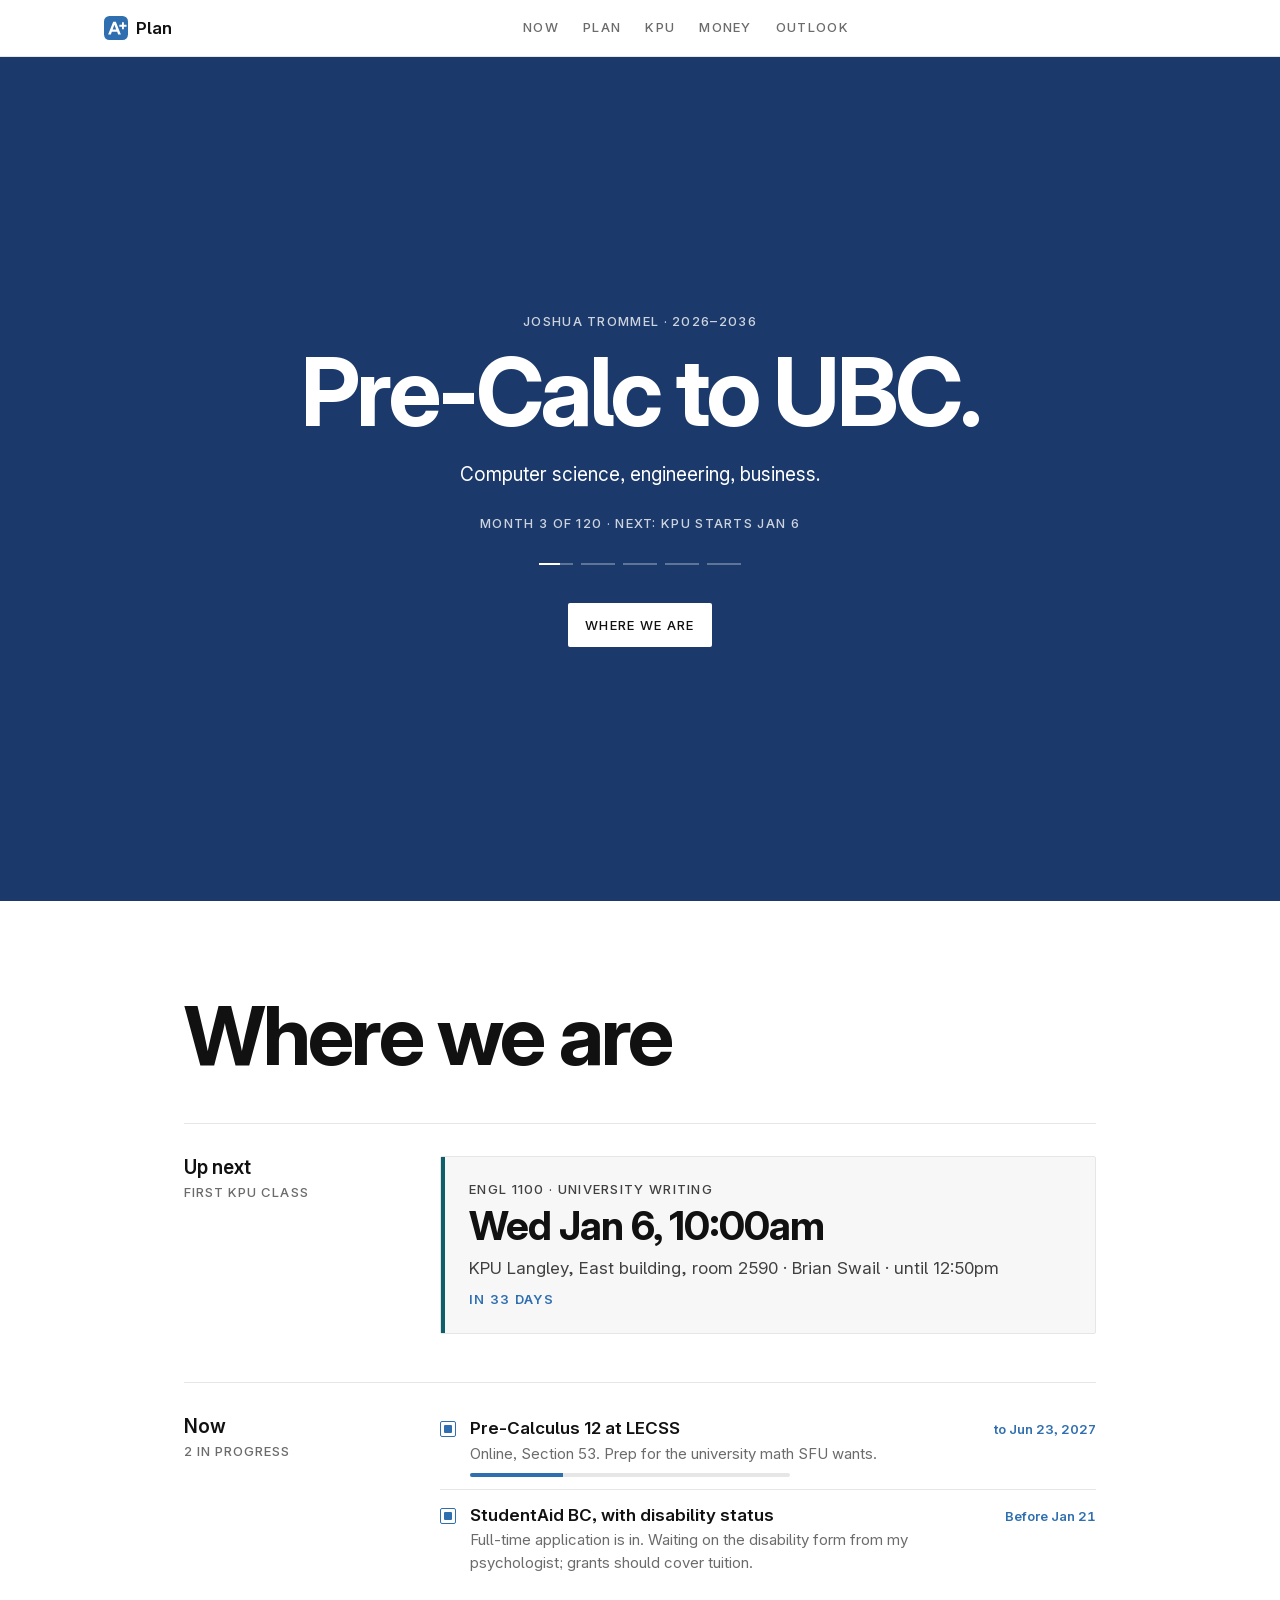
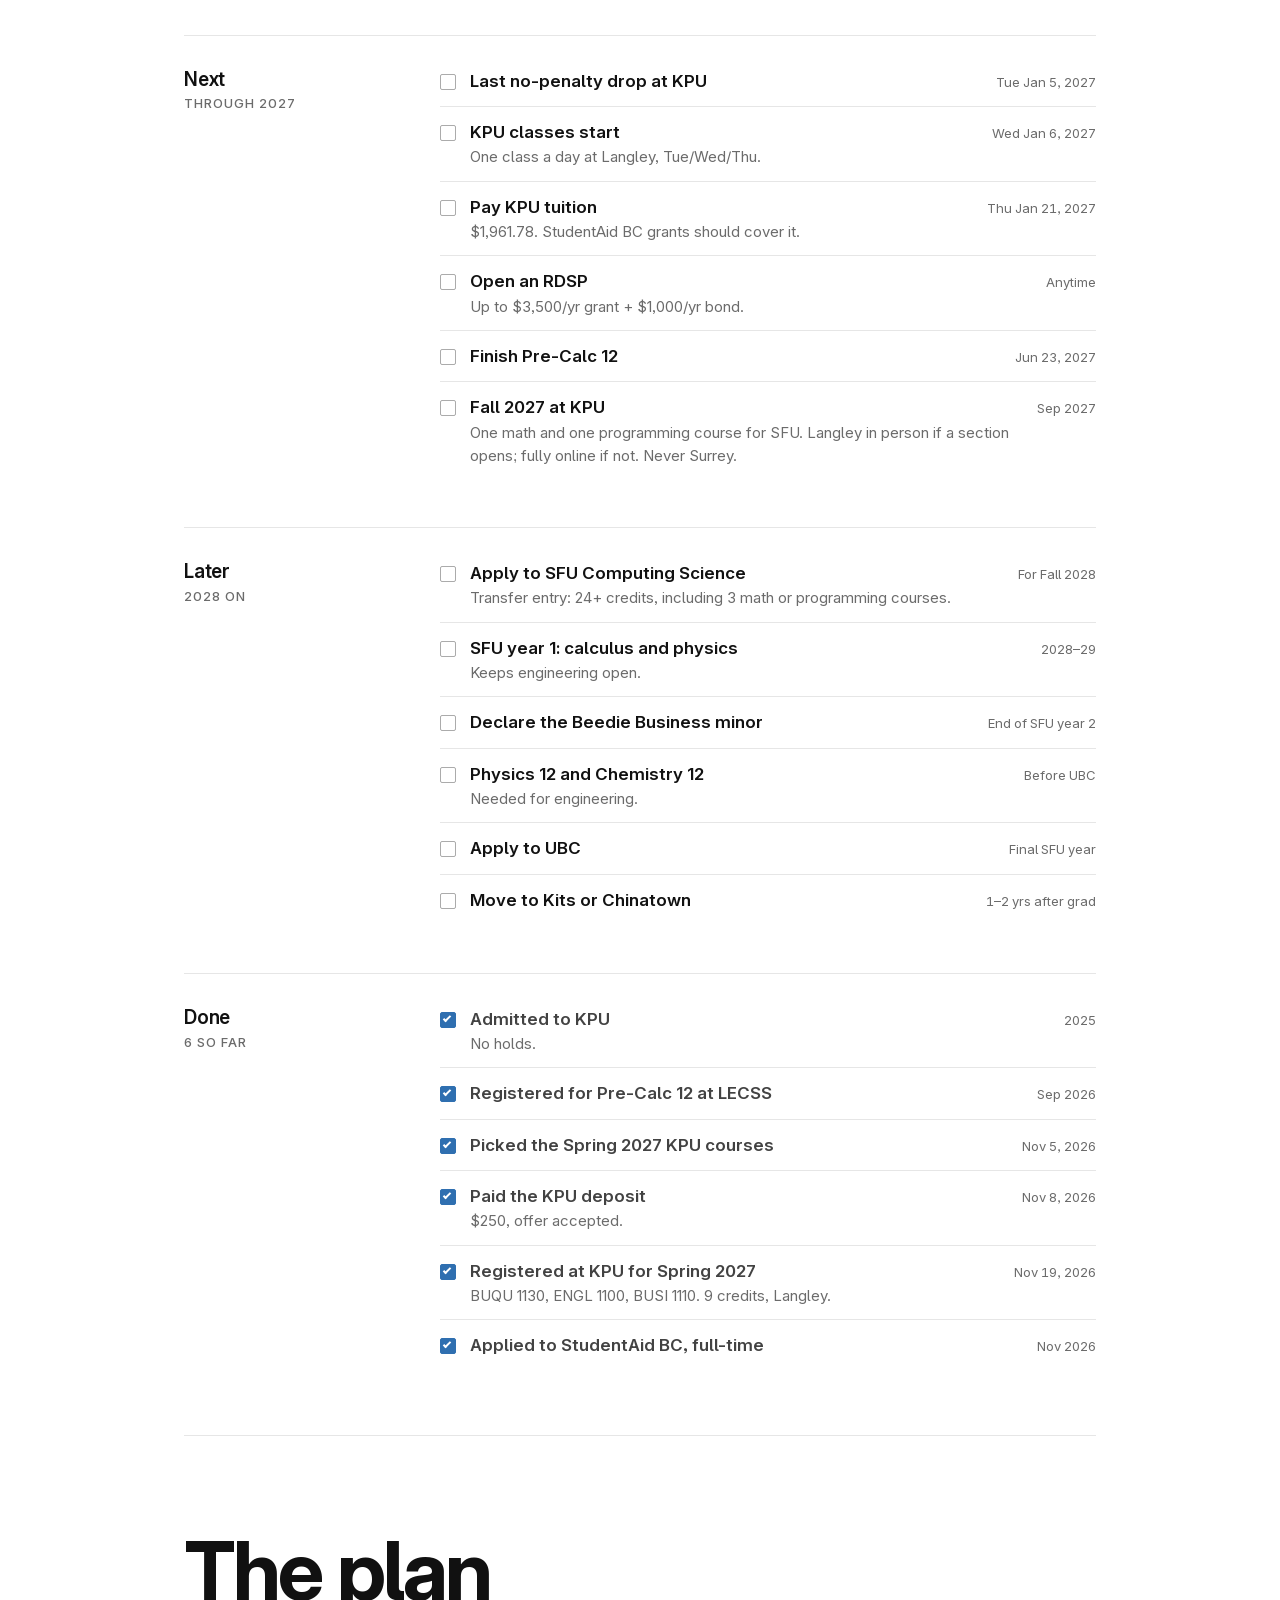
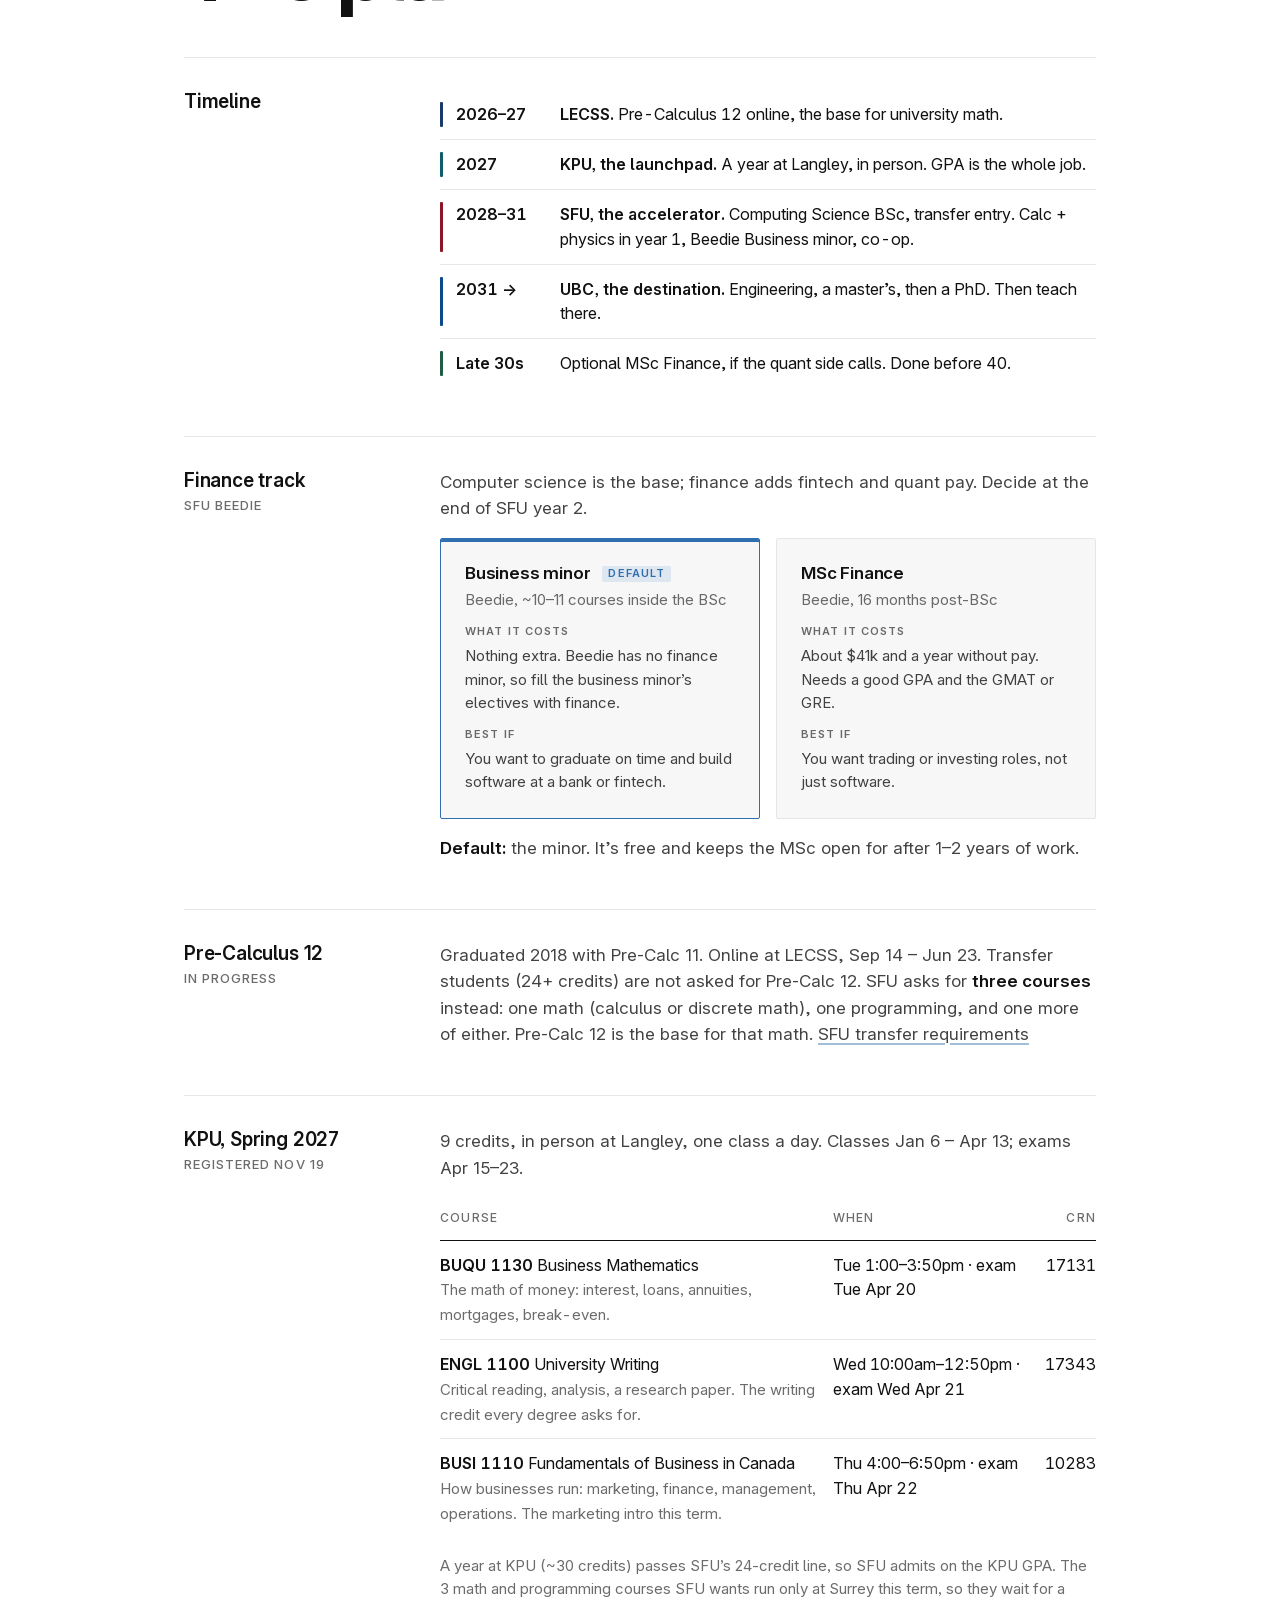
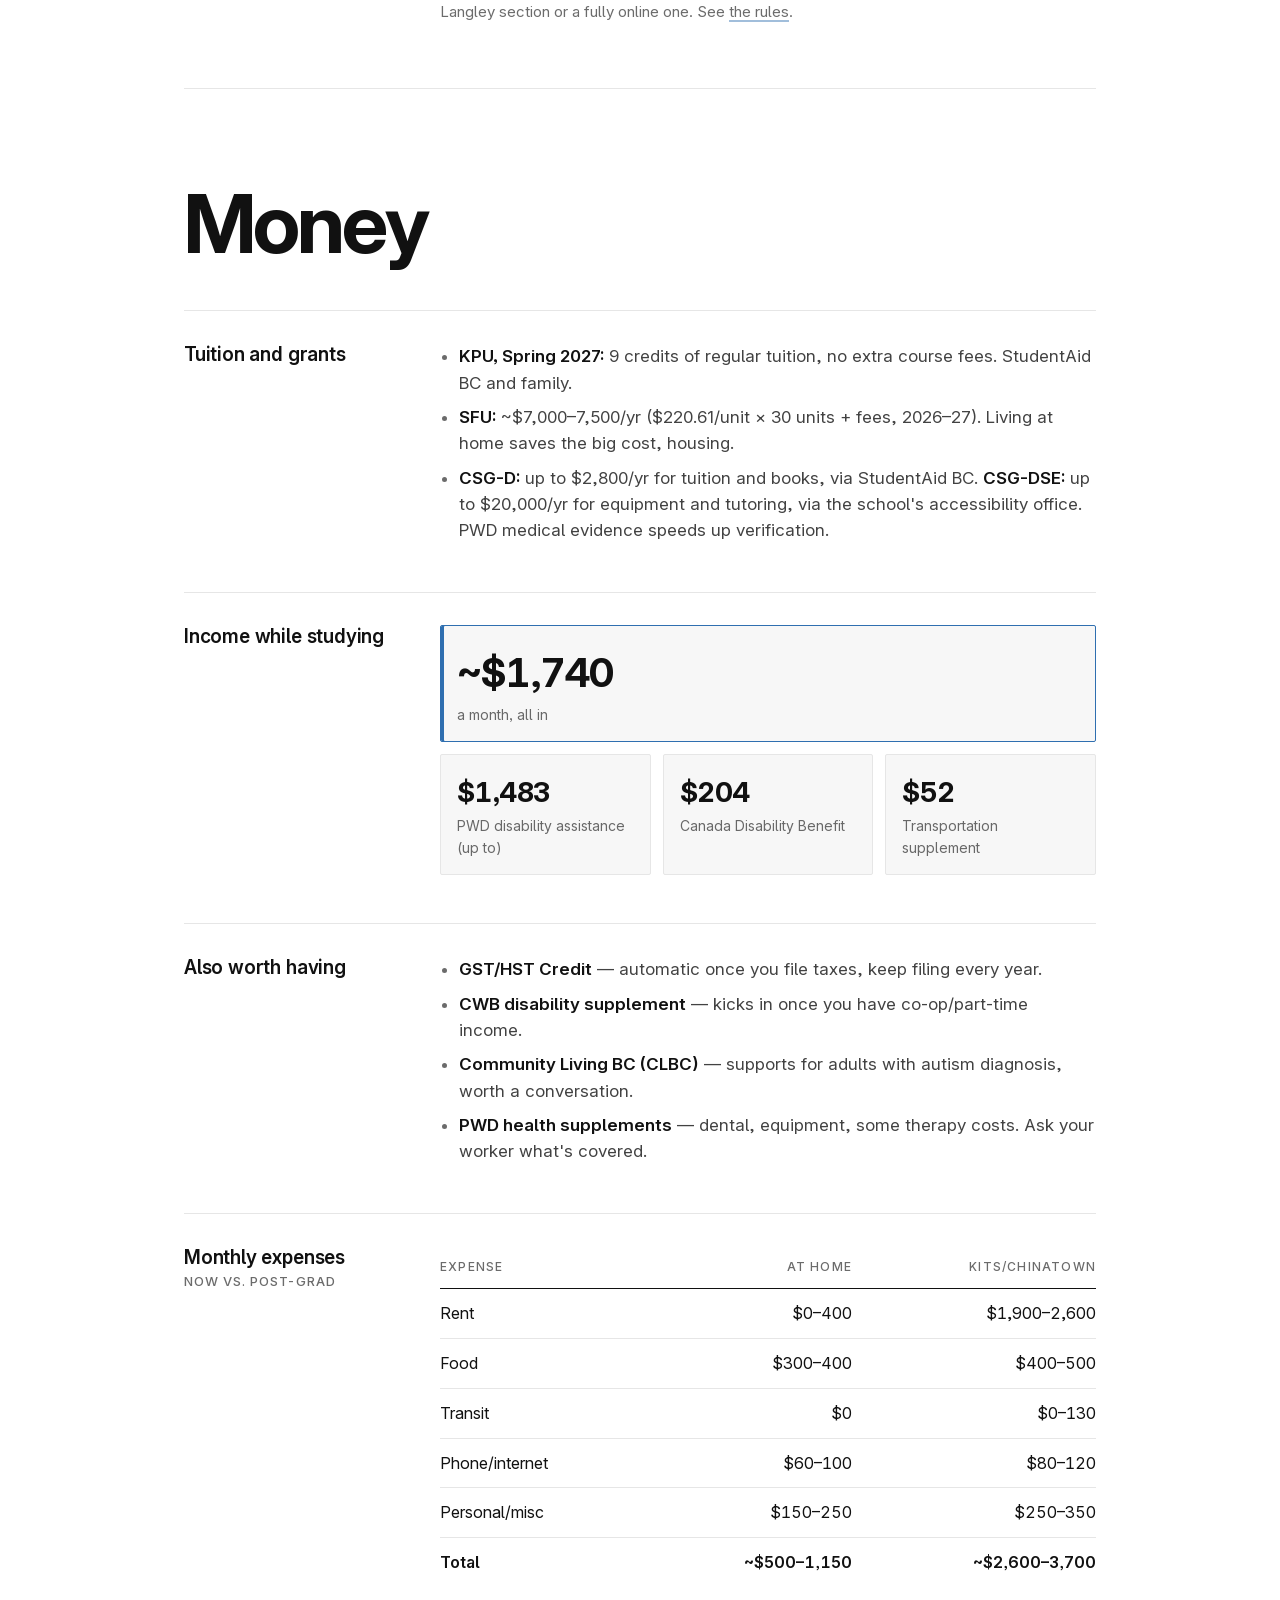
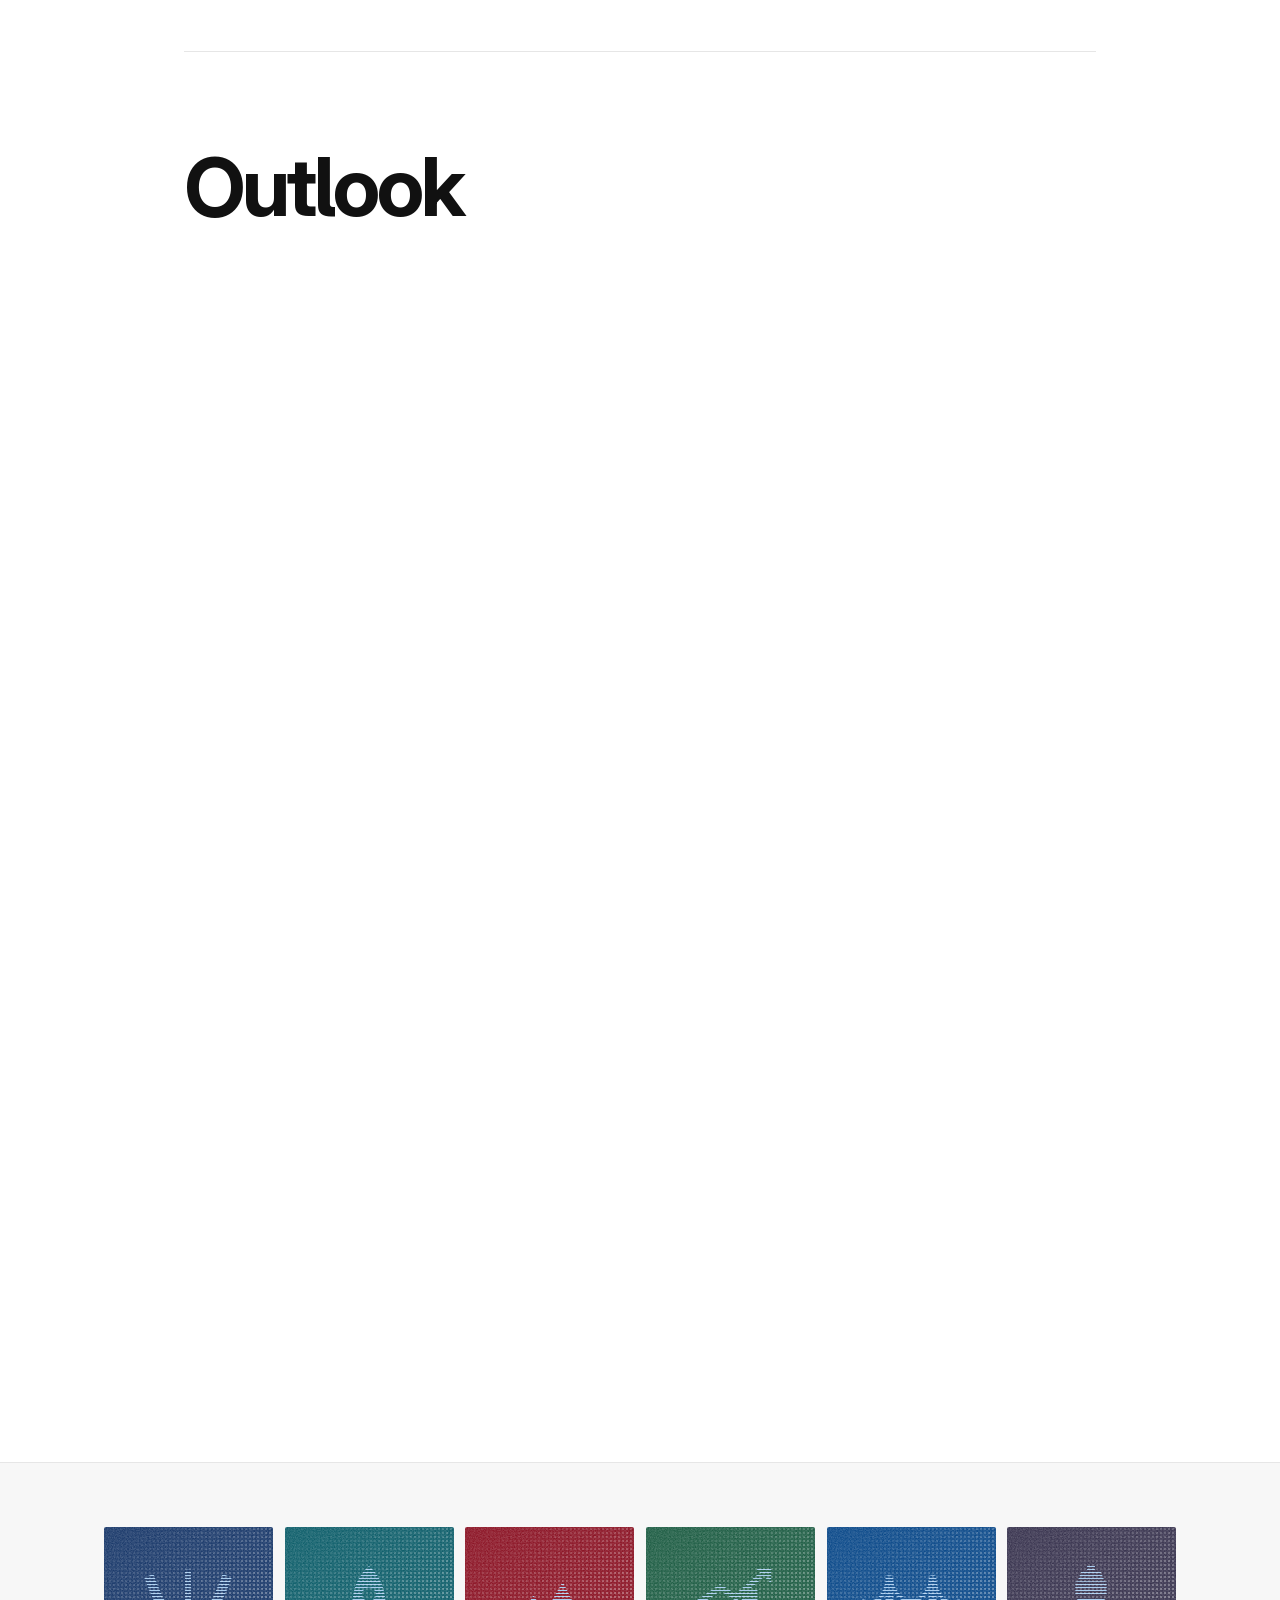
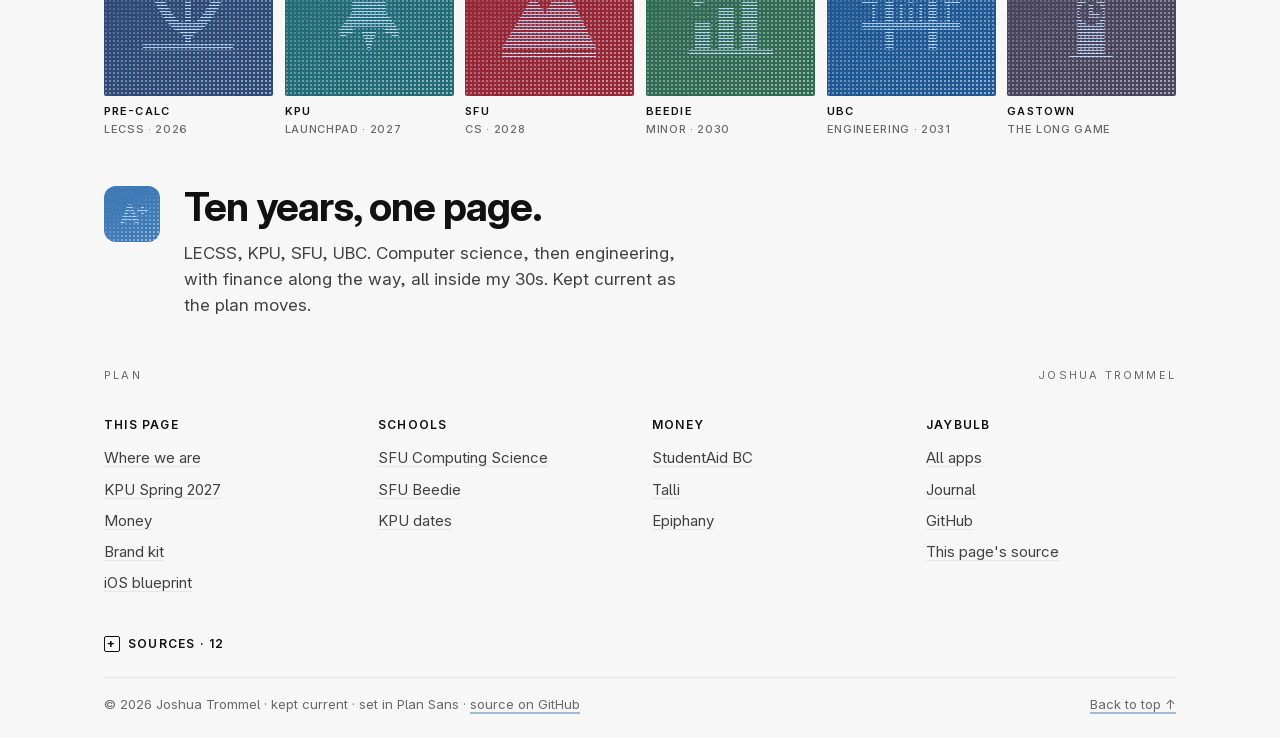
<file: index.html>
<!doctype html>
<html lang="en">
<head>
<meta charset="utf-8">
<meta name="viewport" content="width=device-width, initial-scale=1">
<title>Plan</title>
<script>document.documentElement.classList.add('js')</script>
<meta name="description" content="Joshua Trommel's ten-year plan: LECSS, a year at KPU, SFU Computing Science with a Beedie business minor, then UBC for engineering and grad work. One page, kept current.">
<meta property="og:title" content="Plan"><meta property="og:description" content="Ten years: computer science, engineering, finance. Kept current."><meta property="og:url" content="https://plan.jaybulb.com">
<meta name="theme-color" content="#ffffff" media="(prefers-color-scheme: light)"><meta name="theme-color" content="#0f0f0f" media="(prefers-color-scheme: dark)">
<link rel="icon" type="image/svg+xml" href="icon.svg">
<link rel="stylesheet" href="https://jaybulb.com/tokens.css">
<link rel="preload" href="fonts/PlanSans.woff2" as="font" type="font/woff2" crossorigin>
<link rel="stylesheet" href="plan.css">
</head>
<body>
<header class="nav" aria-label="Site"><div class="wrap">
  <a class="nav-brand" href="#top"><img src="icon.svg" alt="">Plan</a>
  <nav class="nav-links" aria-label="Sections"><a href="#now">Now</a><a href="#plan">Plan</a><a href="#kpu">KPU</a><a href="#money">Money</a><a href="#outlook">Outlook</a></nav>
</div></header>
  <section class="hero" id="top">
    <div class="film" id="film" aria-hidden="true"><i class="f-precalc"></i><i class="f-sfu"></i><i class="f-beedie"></i><i class="f-dev"></i><i class="f-eng"></i><i class="f-gastown"></i></div>
    <div class="kicker">Joshua Trommel &middot; 2026–2036</div>
    <h1>Pre-Calc to UBC.</h1>
    <p class="lede">Computer science, engineering, business.</p>
    <div class="kicker" id="elapsed" data-next="Next: KPU starts Jan 6"></div>
    <div class="chapters" id="chapters" aria-label="Chapters"></div>
    <div class="cta"><a class="btn btn-solid" href="#now">Where we are</a></div>
  </section>
  <script>
    // The hero is a time-lapse of the plan: 120 months, Sep 2026 to Sep 2036, played in ~24s and looped.
    // Each chapter has its own flat colour; the bar under the text shows where the plan is.
    (function(){
      var START=new Date(2026,8,1),now=new Date(),
          nowMonth=Math.max(0,Math.min(120,(now.getFullYear()-START.getFullYear())*12+now.getMonth()-START.getMonth())),
          CHAPTERS=[[0,'Pre-Calculus 12 · LECSS, then a year at KPU'],[24,'SFU Computing Science · calc + physics'],[44,'Beedie Business minor · co-op'],[54,'Graduate SFU · ship the apps'],[60,'UBC · engineering and grad work'],[120,'Gastown. Inside my 30s.']],
          MS_PER_MONTH=200,HOLD=2500,
          film=document.getElementById('film').children;
      var el=document.getElementById('elapsed');el.textContent='Month '+nowMonth+' of 120 · '+el.dataset.next;
      var bar=document.getElementById('chapters'),segs;
      bar.innerHTML=CHAPTERS.slice(0,-1).map(function(c){return '<button type="button" title="'+c[1]+'"></button>';}).join('');segs=bar.children;
      bar.addEventListener('click',function(e){var k=[].indexOf.call(segs,e.target);if(k>=0)t0=performance.now()-CHAPTERS[k][0]*MS_PER_MONTH;});

      var shown=-1,chapter='',ci=-1;
      function frame(m){
        for(var q=0;q<segs.length;q++){var a=CHAPTERS[q][0],b=CHAPTERS[q+1][0];segs[q].style.setProperty('--p',Math.max(0,Math.min(1,(m-a)/(b-a))));}
        if(m===shown)return;
        var c='',k2=0;for(var k=0;k<CHAPTERS.length;k++)if(m>=CHAPTERS[k][0]){c=CHAPTERS[k][1];k2=k;}
        if(k2!==ci){ci=k2;for(var j=0;j<film.length;j++)film[j].classList.toggle('on',j===k2);ink(film[k2]);}
        shown=m;
      }
      // Ink: every colour field is deep enough for white type on dark patches.
      var hero=document.querySelector('.hero');
      function ink(){hero.style.setProperty('--ink','#fff');hero.style.setProperty('--paper','rgba(15,15,15,.72)');}
      if(matchMedia('(prefers-reduced-motion:reduce)').matches){frame(nowMonth);return;}
      var total=120*MS_PER_MONTH+HOLD,t0=performance.now();
      (function loop(t){var e=t-t0;if(e>=total){t0=t;e=0;}frame(Math.min(120,Math.floor(e/MS_PER_MONTH)));requestAnimationFrame(loop);})(t0);
    })();
  </script>


<main class="wrap">

<section class="part" id="now">
  <h2 class="part-title">Where we are</h2>

  <div class="sec">
    <h3>Up next<small>First KPU class</small></h3>
    <div class="upnext c-kpu">
      <p class="label">ENGL 1100 · University Writing</p>
      <p class="when-big">Wed Jan 6, 10:00am</p>
      <p class="where">KPU Langley, East building, room 2590 · Brian Swail · until 12:50pm</p>
      <p class="count-down" id="countdown" data-at="2027-01-06T10:00:00-08:00"></p>
    </div>
  </div>

  <div class="sec">
    <h3>Now<small><span class="count">2</span> in progress</small></h3>
    <ol class="tasks">
      <li class="now"><i class="tick"></i><div><b>Pre-Calculus 12 at LECSS</b><span class="d">Online, Section 53. Prep for the university math SFU wants.</span><span class="bar" data-from="2026-09-14" data-to="2027-06-23"><i></i></span></div><span class="due">to Jun 23, 2027</span></li>
      <li class="now"><i class="tick"></i><div><b>StudentAid BC, with disability status</b><span class="d">Full-time application is in. Waiting on the disability form from my psychologist; grants should cover tuition.</span></div><span class="due">Before Jan 21</span></li>
    </ol>
  </div>

  <div class="sec">
    <h3>Next<small>Through 2027</small></h3>
    <ol class="tasks">
      <li><i class="tick"></i><div><b>Last no-penalty drop at KPU</b></div><span class="due">Tue Jan 5, 2027</span></li>
      <li><i class="tick"></i><div><b>KPU classes start</b><span class="d">One class a day at Langley, Tue/Wed/Thu.</span></div><span class="due">Wed Jan 6, 2027</span></li>
      <li><i class="tick"></i><div><b>Pay KPU tuition</b><span class="d">$1,961.78. StudentAid BC grants should cover it.</span></div><span class="due">Thu Jan 21, 2027</span></li>
      <li><i class="tick"></i><div><b>Open an RDSP</b><span class="d">Up to $3,500/yr grant + $1,000/yr bond.</span></div><span class="due">Anytime</span></li>
      <li><i class="tick"></i><div><b>Finish Pre-Calc 12</b></div><span class="due">Jun 23, 2027</span></li>
      <li><i class="tick"></i><div><b>Fall 2027 at KPU</b><span class="d">One math and one programming course for SFU. Langley in person if a section opens; fully online if not. Never Surrey.</span></div><span class="due">Sep 2027</span></li>
    </ol>
  </div>

  <div class="sec">
    <h3>Later<small>2028 on</small></h3>
    <ol class="tasks">
      <li><i class="tick"></i><div><b>Apply to SFU Computing Science</b><span class="d">Transfer entry: 24+ credits, including 3 math or programming courses.</span></div><span class="due">For Fall 2028</span></li>
      <li><i class="tick"></i><div><b>SFU year 1: calculus and physics</b><span class="d">Keeps engineering open.</span></div><span class="due">2028–29</span></li>
      <li><i class="tick"></i><div><b>Declare the Beedie Business minor</b></div><span class="due">End of SFU year 2</span></li>
      <li><i class="tick"></i><div><b>Physics 12 and Chemistry 12</b><span class="d">Needed for engineering.</span></div><span class="due">Before UBC</span></li>
      <li><i class="tick"></i><div><b>Apply to UBC</b></div><span class="due">Final SFU year</span></li>
      <li><i class="tick"></i><div><b>Move to Kits or Chinatown</b></div><span class="due">1–2 yrs after grad</span></li>
    </ol>
  </div>

  <div class="sec">
    <h3>Done<small><span class="count">6</span> so far</small></h3>
    <ol class="tasks">
      <li class="done"><i class="tick"></i><div><b>Admitted to KPU</b><span class="d">No holds.</span></div><span class="due">2025</span></li>
      <li class="done"><i class="tick"></i><div><b>Registered for Pre-Calc 12 at LECSS</b></div><span class="due">Sep 2026</span></li>
      <li class="done"><i class="tick"></i><div><b>Picked the Spring 2027 KPU courses</b></div><span class="due">Nov 5, 2026</span></li>
      <li class="done"><i class="tick"></i><div><b>Paid the KPU deposit</b><span class="d">$250, offer accepted.</span></div><span class="due">Nov 8, 2026</span></li>
      <li class="done"><i class="tick"></i><div><b>Registered at KPU for Spring 2027</b><span class="d">BUQU 1130, ENGL 1100, BUSI 1110. 9 credits, Langley.</span></div><span class="due">Nov 19, 2026</span></li>
      <li class="done"><i class="tick"></i><div><b>Applied to StudentAid BC, full-time</b></div><span class="due">Nov 2026</span></li>
    </ol>
  </div>
</section>

<section class="part" id="plan">
  <h2 class="part-title">The plan</h2>

  <div class="sec" id="timeline">
    <h3>Timeline</h3>
    <table>
      <tr class="c-lecss"><td class="when">2026&ndash;27</td><td><strong>LECSS.</strong> Pre-Calculus 12 online, the base for university math.</td></tr>
      <tr class="c-kpu"><td class="when">2027</td><td><strong>KPU, the launchpad.</strong> A year at Langley, in person. GPA is the whole job.</td></tr>
      <tr class="c-sfu"><td class="when">2028&ndash;31</td><td><strong>SFU, the accelerator.</strong> Computing Science BSc, transfer entry. Calc + physics in year 1, Beedie Business minor, co-op.</td></tr>
      <tr class="c-ubc"><td class="when">2031 &rarr;</td><td><strong>UBC, the destination.</strong> Engineering, a master&rsquo;s, then a PhD. Then teach there.</td></tr>
      <tr class="c-beedie"><td class="when">Late 30s</td><td>Optional MSc Finance, if the quant side calls. Done before 40.</td></tr>
    </table>
  </div>


  <div class="sec">
    <h3>Finance track<small>SFU Beedie</small></h3>
    <p>Computer science is the base; finance adds fintech and quant pay. Decide at the end of SFU year 2.</p>
    <div class="cards">
      <div class="card pick">
        <h3>Business minor <span class="status">Default</span></h3>
        <p class="note">Beedie, ~10–11 courses inside the BSc</p>
        <dl><dt>What it costs</dt><dd>Nothing extra. Beedie has no finance minor, so fill the business minor&rsquo;s electives with finance.</dd>
        <dt>Best if</dt><dd>You want to graduate on time and build software at a bank or fintech.</dd></dl>
      </div>
      <div class="card">
        <h3>MSc Finance</h3>
        <p class="note">Beedie, 16 months post-BSc</p>
        <dl><dt>What it costs</dt><dd>About $41k and a year without pay. Needs a good GPA and the GMAT or GRE.</dd>
        <dt>Best if</dt><dd>You want trading or investing roles, not just software.</dd></dl>
      </div>
    </div>
    <p><strong>Default:</strong> the minor. It&rsquo;s free and keeps the MSc open for after 1–2 years of work.</p>
  </div>

  <div class="sec">
    <h3>Pre-Calculus 12<small>In progress</small></h3>
    <p>Graduated 2018 with Pre-Calc 11. Online at LECSS, Sep 14 – Jun 23. Transfer students (24+ credits) are not asked for Pre-Calc 12. SFU asks for <strong>three courses</strong> instead: one math (calculus or discrete math), one programming, and one more of either. Pre-Calc 12 is the base for that math. <a href="https://www.sfu.ca/students/admission/admission-requirements/canadian-transfer/college-university.html">SFU transfer requirements</a></p>
  </div>

  <div class="sec" id="kpu">
    <h3>KPU, Spring 2027<small>Registered Nov 19</small></h3>
    <p>9 credits, in person at Langley, one class a day. Classes Jan 6 – Apr 13; exams Apr 15–23.</p>
    <div class="scroll"><table>
      <thead><tr><th>Course</th><th>When</th><th class="n">CRN</th></tr></thead>
      <tr><td><strong>BUQU 1130</strong> Business Mathematics<br><span class="note">The math of money: interest, loans, annuities, mortgages, break-even.</span></td><td>Tue 1:00–3:50pm · exam Tue Apr 20</td><td class="n">17131</td></tr>
      <tr><td><strong>ENGL 1100</strong> University Writing<br><span class="note">Critical reading, analysis, a research paper. The writing credit every degree asks for.</span></td><td>Wed 10:00am–12:50pm · exam Wed Apr 21</td><td class="n">17343</td></tr>
      <tr><td><strong>BUSI 1110</strong> Fundamentals of Business in Canada<br><span class="note">How businesses run: marketing, finance, management, operations. The marketing intro this term.</span></td><td>Thu 4:00–6:50pm · exam Thu Apr 22</td><td class="n">10283</td></tr>
    </table></div>
    <p class="note">A year at KPU (~30 credits) passes SFU&rsquo;s 24-credit line, so SFU admits on the KPU GPA. The 3 math and programming courses SFU wants run only at Surrey this term, so they wait for a Langley section or a fully online one. See <a href="https://github.com/nulljosh/plan/blob/main/RULES.md">the rules</a>.</p>
  </div>
</section>

<section class="part" id="money">
  <h2 class="part-title">Money</h2>

  <div class="sec">
    <h3>Tuition and grants</h3>
    <ul>
      <li><strong>KPU, Spring 2027:</strong> 9 credits of regular tuition, no extra course fees. StudentAid BC and family.</li>
      <li><strong>SFU:</strong> ~$7,000–7,500/yr ($220.61/unit × 30 units + fees, 2026–27). Living at home saves the big cost, housing.</li>
      <li><strong>CSG-D:</strong> up to $2,800/yr for tuition and books, via StudentAid BC. <strong>CSG-DSE:</strong> up to $20,000/yr for equipment and tutoring, via the school's accessibility office. PWD medical evidence speeds up verification.</li>
    </ul>
  </div>

  <div class="sec">
    <h3>Income while studying</h3>
    <ul class="stats">
      <li class="stat total"><b>~$1,740</b><span>a month, all in</span></li>
      <li class="stat"><b>$1,483</b><span>PWD disability assistance (up to)</span></li>
      <li class="stat"><b>$204</b><span>Canada Disability Benefit</span></li>
      <li class="stat"><b>$52</b><span>Transportation supplement</span></li>
    </ul>
  </div>

  <div class="sec">
    <h3>Also worth having</h3>
    <ul>
      <li><strong>GST/HST Credit</strong> — automatic once you file taxes, keep filing every year.</li>
      <li><strong>CWB disability supplement</strong> — kicks in once you have co-op/part-time income.</li>
      <li><strong>Community Living BC (CLBC)</strong> — supports for adults with autism diagnosis, worth a conversation.</li>
      <li><strong>PWD health supplements</strong> — dental, equipment, some therapy costs. Ask your worker what's covered.</li>
    </ul>
  </div>

  <div class="sec">
    <h3>Monthly expenses<small>Now vs. post-grad</small></h3>
    <table>
      <thead><tr><th>Expense</th><th class="n">At home</th><th class="n">Kits/Chinatown</th></tr></thead>
      <tr><td>Rent</td><td class="n">$0–400</td><td class="n">$1,900–2,600</td></tr>
      <tr><td>Food</td><td class="n">$300–400</td><td class="n">$400–500</td></tr>
      <tr><td>Transit</td><td class="n">$0</td><td class="n">$0–130</td></tr>
      <tr><td>Phone/internet</td><td class="n">$60–100</td><td class="n">$80–120</td></tr>
      <tr><td>Personal/misc</td><td class="n">$150–250</td><td class="n">$250–350</td></tr>
      <tr class="total"><td>Total</td><td class="n">~$500–1,150</td><td class="n">~$2,600–3,700</td></tr>
    </table>
  </div>
</section>

<section class="part" id="outlook">
  <h2 class="part-title">Outlook</h2>

  <div class="sec">
    <h3>Salary progression<small>Vancouver, software dev/engineer, CAD/yr</small></h3>
    <table>
      <tr><td>Entry (0–2 yrs)</td><td class="n">~$90k</td></tr>
      <tr><td>Mid (3–6 yrs)</td><td class="n">~$120k</td></tr>
      <tr><td>Senior (7+ yrs)</td><td class="n">~$165k</td></tr>
      <tr><td>Staff / FAANG</td><td class="n">$200k+</td></tr>
    </table>
    <p class="note">Finance-adjacent roles (fintech backend, quant dev, trading infra) run roughly 15–30% above these in Vancouver, and higher again in Toronto/NYC. That's the case for the minor.</p>
  </div>

  <div class="sec">
    <h3>Net worth over time<small>Years since graduation</small></h3>
    <p class="note">Staged raises, a share saved, compounding. Hover for any year. Past $1M is a joke, and also math.</p>
    <div>
    <div class="ctl">
      <label>Save <input id="save" type="range" min="10" max="70" value="33"><span id="saveV">33%</span></label>
      <label>Return <input id="ret" type="range" min="0" max="100" value="6"><span id="retV">6%/yr</span></label>
      <div class="goals" id="goals"></div>
    </div>
    <svg id="chart" viewBox="0 0 680 340" role="img" aria-label="Net worth projection"></svg>
    <p id="verdict"></p>
    <script>
    (function(){
      // ponytail: toy model. staged salary, flat tax, one return rate. Sliders are the whole "engine".
      var GOALS=[
        [1e6,'$1M','Renting in Kits',6,''],
        [1e9,'$1B','Hedge fund',20,'2-and-20 on other people\u2019s money. Return set to 20%, which is what the fund tells its LPs.'],
        [1e11,'$100B','Founder',35,'Equity in a company that only goes up. 35% a year, every year, forever.'],
        [1e12,'$1T','Elon',60,'Since Elon can do it anybody can. 60% a year. Rockets optional.']
      ];
      var SAL=[90,90,120,120,120,120,165,165,165,165,165,200],TAX=.72,GRAD_AGE=31,MAXY=200;
      var save=document.getElementById('save'),ret=document.getElementById('ret'),svg=document.getElementById('chart'),verdict=document.getElementById('verdict'),goals=document.getElementById('goals'),gi=0;
      GOALS.forEach(function(g,i){var b=document.createElement('button');b.textContent=g[1]+' \u00b7 '+g[2];b.onclick=function(){gi=i;ret.value=g[3];draw();};goals.appendChild(b);});
      function model(){var r=ret.value/100,p=save.value/100,v=0,out=[0],goal=GOALS[gi][0];
        for(var y=1;y<=MAXY;y++){v=v*(1+r)+(SAL[Math.min(y-1,SAL.length-1)]*1e3*TAX*p);out.push(v);if(v>=goal)break;}return out;}
      function fmt(n){return n>=1e12?'$'+(n/1e12).toFixed(1)+'T':n>=1e9?'$'+(n/1e9).toFixed(1)+'B':n>=1e6?'$'+(n/1e6).toFixed(1)+'M':'$'+Math.round(n/1e3)+'k';}
      var pts,X0=70,X1=650,Y0=280,Y1=20,logm;
      // xy: plots a point in chart space. Linear goals (gi===0, $1M) use a straight 0..max scale.
      // Bigger goals switch to log10 so early-year growth (near $0) is still visible next to a $1T finish line.
      function xy(i,v){var n=pts.length-1,x=X0+(X1-X0)*i/n,y=logm?Y0-(Y0-Y1)*Math.log10(Math.max(v,1e3)/1e3)/Math.log10(GOALS[gi][0]/1e3):Y0-(Y0-Y1)*v/Math.max(GOALS[gi][0],pts[n]);return [x,y];}
      function draw(){pts=model();logm=gi>0;var g=GOALS[gi],n=pts.length-1,hit=pts[n]>=g[0],h='';
        goals.childNodes.forEach(function(b,i){b.setAttribute('aria-pressed',i===gi);});
        saveV.textContent=save.value+'%';retV.textContent=ret.value+'%/yr';
        h+='<line x1="'+X0+'" y1="'+Y1+'" x2="'+X0+'" y2="'+Y0+'" stroke="currentColor"/><line x1="'+X0+'" y1="'+Y0+'" x2="'+X1+'" y2="'+Y0+'" stroke="currentColor"/>';
        var ticks=logm?[1e3,1e4,1e5,1e6,1e7,1e8,1e9,1e10,1e11,1e12].filter(function(t){return t<=g[0];}):[0,.25,.5,.75,1].map(function(f){return f*Math.max(g[0],pts[n]);});
        ticks.forEach(function(t){var y=xy(0,t)[1];h+='<line class="grid" x1="'+X0+'" x2="'+X1+'" y1="'+y+'" y2="'+y+'"/><text x="62" y="'+(y+4)+'" text-anchor="end" font-size="11">'+(t?fmt(t):'$0')+'</text>';});
        var step=n<=20?3:n<=60?10:25;for(var y=0;y<=n;y+=step){h+='<text x="'+xy(y,0)[0]+'" y="298" text-anchor="middle" font-size="11">'+y+'</text>';}
        h+='<text x="360" y="318" text-anchor="middle" font-size="12" font-weight="600">Years since graduation</text>';
        h+='<polyline fill="none" stroke="currentColor" stroke-width="2.5" points="'+pts.map(function(v,i){return xy(i,v).join(',');}).join(' ')+'"/>';
        if(hit){var e=xy(n,pts[n]);h+='<circle cx="'+e[0]+'" cy="'+e[1]+'" r="4" fill="currentColor"/><text x="'+(e[0]-8)+'" y="'+(e[1]+18)+'" text-anchor="end" font-size="11" font-weight="700">'+g[1]+' \u00b7 yr '+n+'</text>';}
        h+='<g id="hov" hidden><line y1="'+Y1+'" y2="'+Y0+'" stroke="currentColor" stroke-dasharray="3,4"/><circle r="4" fill="currentColor"/><text font-size="11" font-weight="700"></text></g>';
        svg.innerHTML=h;
        verdict.textContent=hit?g[1]+' in year '+n+', age '+(GRAD_AGE+n)+(n>60?'. Cryonics not included.':'. ')+' '+g[4]:'Not in '+MAXY+' years. Ends at '+fmt(pts[n])+'. Turn the return knob up; that is what everyone else did.';
      }
      svg.addEventListener('pointermove',function(e){var r=svg.getBoundingClientRect(),x=(e.clientX-r.left)/r.width*680,n=pts.length-1,i=Math.round((x-X0)/(X1-X0)*n);if(i<0||i>n)return;var p=xy(i,pts[i]),hv=svg.querySelector('#hov');hv.hidden=false;
        hv.querySelector('line').setAttribute('x1',p[0]);hv.querySelector('line').setAttribute('x2',p[0]);hv.querySelector('circle').setAttribute('cx',p[0]);hv.querySelector('circle').setAttribute('cy',p[1]);
        var t=hv.querySelector('text');t.setAttribute('x',p[0]+(i>n/2?-8:8));t.setAttribute('y',Math.max(p[1]-10,30));t.setAttribute('text-anchor',i>n/2?'end':'start');t.textContent='yr '+i+' \u00b7 age '+(GRAD_AGE+i)+' \u00b7 '+fmt(pts[i]);});
      svg.addEventListener('pointerleave',function(){svg.querySelector('#hov').hidden=true;});
      save.oninput=ret.oninput=draw;draw();
    })();
    </script>
    </div>
  </div>

  <div class="sec">
    <h3>Moving to Vancouver<small>Kits or Chinatown</small></h3>
    <p>No student debt plus entry-level pay covers Kits or Chinatown rent from year one. On the default model, $1M lands around year 17.</p>
  </div>
</section>


</main>

<footer class="foot-band">
  <div class="foot wrap">
    <ol class="glyphs" aria-label="The plan in six chapters">
      <li><figure class="glyph"><div class="art g-precalc c-lecss" role="img" aria-label="A parabola"></div><figcaption>Pre-Calc<span>LECSS · 2026</span></figcaption></figure></li>
      <li><figure class="glyph"><div class="art g-kpu c-kpu" role="img" aria-label="A rocket"></div><figcaption>KPU<span>Launchpad · 2027</span></figcaption></figure></li>
      <li><figure class="glyph"><div class="art g-sfu c-sfu" role="img" aria-label="Burnaby Mountain"></div><figcaption>SFU<span>CS · 2028</span></figcaption></figure></li>
      <li><figure class="glyph"><div class="art g-beedie c-beedie" role="img" aria-label="A rising chart"></div><figcaption>Beedie<span>Minor · 2030</span></figcaption></figure></li>
      <li><figure class="glyph"><div class="art g-ubc c-ubc" role="img" aria-label="A suspension bridge"></div><figcaption>UBC<span>Engineering · 2031</span></figcaption></figure></li>
      <li><figure class="glyph"><div class="art g-gastown c-gastown" role="img" aria-label="The Gastown steam clock"></div><figcaption>Gastown<span>The long game</span></figcaption></figure></li>
    </ol>
    <div class="foot-story">
      <div class="art g-mark" role="img" aria-label="Plan, A+"></div>
      <div><h2>Ten years, one page.</h2><p>LECSS, KPU, SFU, UBC. Computer science, then engineering, with finance along the way, all inside my 30s. Kept current as the plan moves.</p></div>
    </div>
    <div class="foot-rule"><span>Plan</span><span>Joshua Trommel</span></div>
    <div class="foot-dir">
      <div><h3>This page</h3><ul><li><a href="#now">Where we are</a></li><li><a href="#kpu">KPU Spring 2027</a></li><li><a href="#money">Money</a></li><li><a href="brand/">Brand kit</a></li><li><a href="ios/">iOS blueprint</a></li></ul></div>
      <div><h3>Schools</h3><ul><li><a href="https://www.sfu.ca/computing.html">SFU Computing Science</a></li><li><a href="https://www.sfu.ca/beedie.html">SFU Beedie</a></li><li><a href="https://www.kpu.ca/registration/dates">KPU dates</a></li></ul></div>
      <div><h3>Money</h3><ul><li><a href="https://studentaidbc.ca">StudentAid BC</a></li><li><a href="https://talli.jaybulb.com">Talli</a></li><li><a href="https://epiphany.jaybulb.com">Epiphany</a></li></ul></div>
      <div><h3>Jaybulb</h3><ul><li><a href="https://jaybulb.com">All apps</a></li><li><a href="https://journal.jaybulb.com">Journal</a></li><li><a href="https://github.com/nulljosh">GitHub</a></li><li><a href="https://github.com/nulljosh/plan">This page's source</a></li></ul></div>
    </div>
    <details class="foot-sources" id="sources"><summary>Sources · 12</summary><ul>
      <li>KPU Spring 2027 dates and deadlines — <a href="https://www.kpu.ca/registration/dates">kpu.ca/registration/dates</a>; sections and CRNs from KPU Banner class search, 2026-11-05</li>
      <li>SFU Computing Science admission &amp; tuition — <a href="https://www.sfu.ca/students/calendar/2026/fall/fees-and-regulations/tuition-fees/undergraduate.html">sfu.ca/computing</a></li>
      <li>StudentAid BC disability funding — <a href="https://studentaidbc.ca/explore/grants-scholarships/canada-student-grant-services-and-equipment-students-disabilities">studentaidbc.ca (CSG-DSE)</a></li>
      <li>Canada Student Grant for Students with Disabilities (CSG-D) — <a href="https://www.canada.ca/en/employment-social-development/services/education/grants/disabilities.html">canada.ca</a></li>
      <li>Canada Disability Benefit — <a href="https://www.canada.ca/en/services/benefits/disability/canada-disability-benefit/amount.html">canada.ca/canada-disability-benefit</a></li>
      <li>BC PWD disability assistance rates — <a href="https://www2.gov.bc.ca/gov/content/family-social-supports/services-for-people-with-disabilities/disability-assistance/on-disability-assistance">gov.bc.ca/disability-assistance</a></li>
      <li>BC Bus Pass / Transportation Supplement — <a href="https://www2.gov.bc.ca/gov/content/transportation/passenger-travel/buses-taxis-limos/bus-pass/people-with-disabilities">gov.bc.ca/bus-pass</a></li>
      <li>RDSP grants and bonds — <a href="https://www.canada.ca/en/revenue-agency/services/tax/individuals/topics/registered-disability-savings-plan-rdsp/canada-disability-savings-grant-canada-disability-savings-bond.html">canada.ca/disability-savings</a></li>
      <li>SFU Beedie Business minor — <a href="https://www.sfu.ca/students/calendar/programs/business/minor.html">sfu.ca/calendar — business minor</a></li>
      <li>Vancouver developer salaries — <a href="https://www.roberthalf.com/ca/en/job-details/software-engineerdeveloper/vancouver-bc">Robert Half 2026</a> ($89.7k–136.8k dev, $124.5k–169k senior) · <a href="https://www.levels.fyi/t/software-engineer/locations/vancouver-can">levels.fyi</a> (median TC $172k)</li>
      <li>SFU Computing Science transfer admission (24 units; math + computing courses) — <a href="https://www.sfu.ca/students/admission/admission-requirements/canadian-transfer/college-university.html">sfu.ca — college/university transfer</a>, checked 2026-11-27</li>
      <li>SFU Beedie MSc Finance — <a href="https://www.sfu.ca/beedie/programs/graduate/master-of-science-in-finance.html">sfu.ca/beedie — MSc Finance</a></li>
    
      </ul></details>
    <p class="foot-meta"><span>&copy; 2026 Joshua Trommel &middot; kept current &middot; set in Plan Sans &middot; <a href="https://github.com/nulljosh/plan">source on GitHub</a></span><a href="#top">Back to top &uarr;</a></p>
  </div>
</footer>

<script>
(function(){
  if (!('IntersectionObserver' in window)) return;
  document.querySelectorAll('.sec').forEach(function(el){ el.classList.add('reveal'); });
  var io = new IntersectionObserver(function(entries){
    entries.forEach(function(e){ if (e.isIntersecting) { e.target.classList.add('in-view'); io.unobserve(e.target); } });
  }, { threshold: 0.15 });
  document.querySelectorAll('.reveal').forEach(function(el){ io.observe(el); });

  // Sticky nav: underline the part you're reading.
  var links = {}; document.querySelectorAll('.nav-links a').forEach(function(a){ links[a.hash.slice(1)] = a; });
  // #kpu sits inside the Plan part; when both are in view, the inner one wins.
  var seen = {};
  var spy = new IntersectionObserver(function(entries){
    entries.forEach(function(e){ seen[e.target.id] = e.isIntersecting; });
    var on = Object.keys(seen).filter(function(k){ return seen[k]; });
    if (!on.length) return;
    var cur = seen.kpu ? 'kpu' : on[0];  // the footer has no id, so it clears every link
    for (var k in links) links[k].classList.toggle('on', k === cur);
  }, { rootMargin: '-40% 0px -55% 0px' });
  document.querySelectorAll('.part,.foot-band,#kpu').forEach(function(el){ spy.observe(el); });

})();
</script>
<script>
(function(){var el=document.getElementById('countdown');if(!el)return;var d=Math.ceil((new Date(el.dataset.at)-new Date())/864e5);
el.textContent=d>1?'In '+d+' days':d===1?'Tomorrow':d===0?'Today':'';})();
</script>
<script>
document.querySelectorAll('.bar').forEach(function(b){var a=new Date(b.dataset.from),z=new Date(b.dataset.to),p=Math.max(0,Math.min(1,(new Date()-a)/(z-a)));
b.style.setProperty('--p',p);b.setAttribute('role','progressbar');b.setAttribute('aria-valuenow',Math.round(p*100));b.title=Math.round(p*100)+'% done';});
</script>
<script src="scroll.js" defer></script>
<script src="glyphs.js" defer></script>
</body>
</html>
</file>
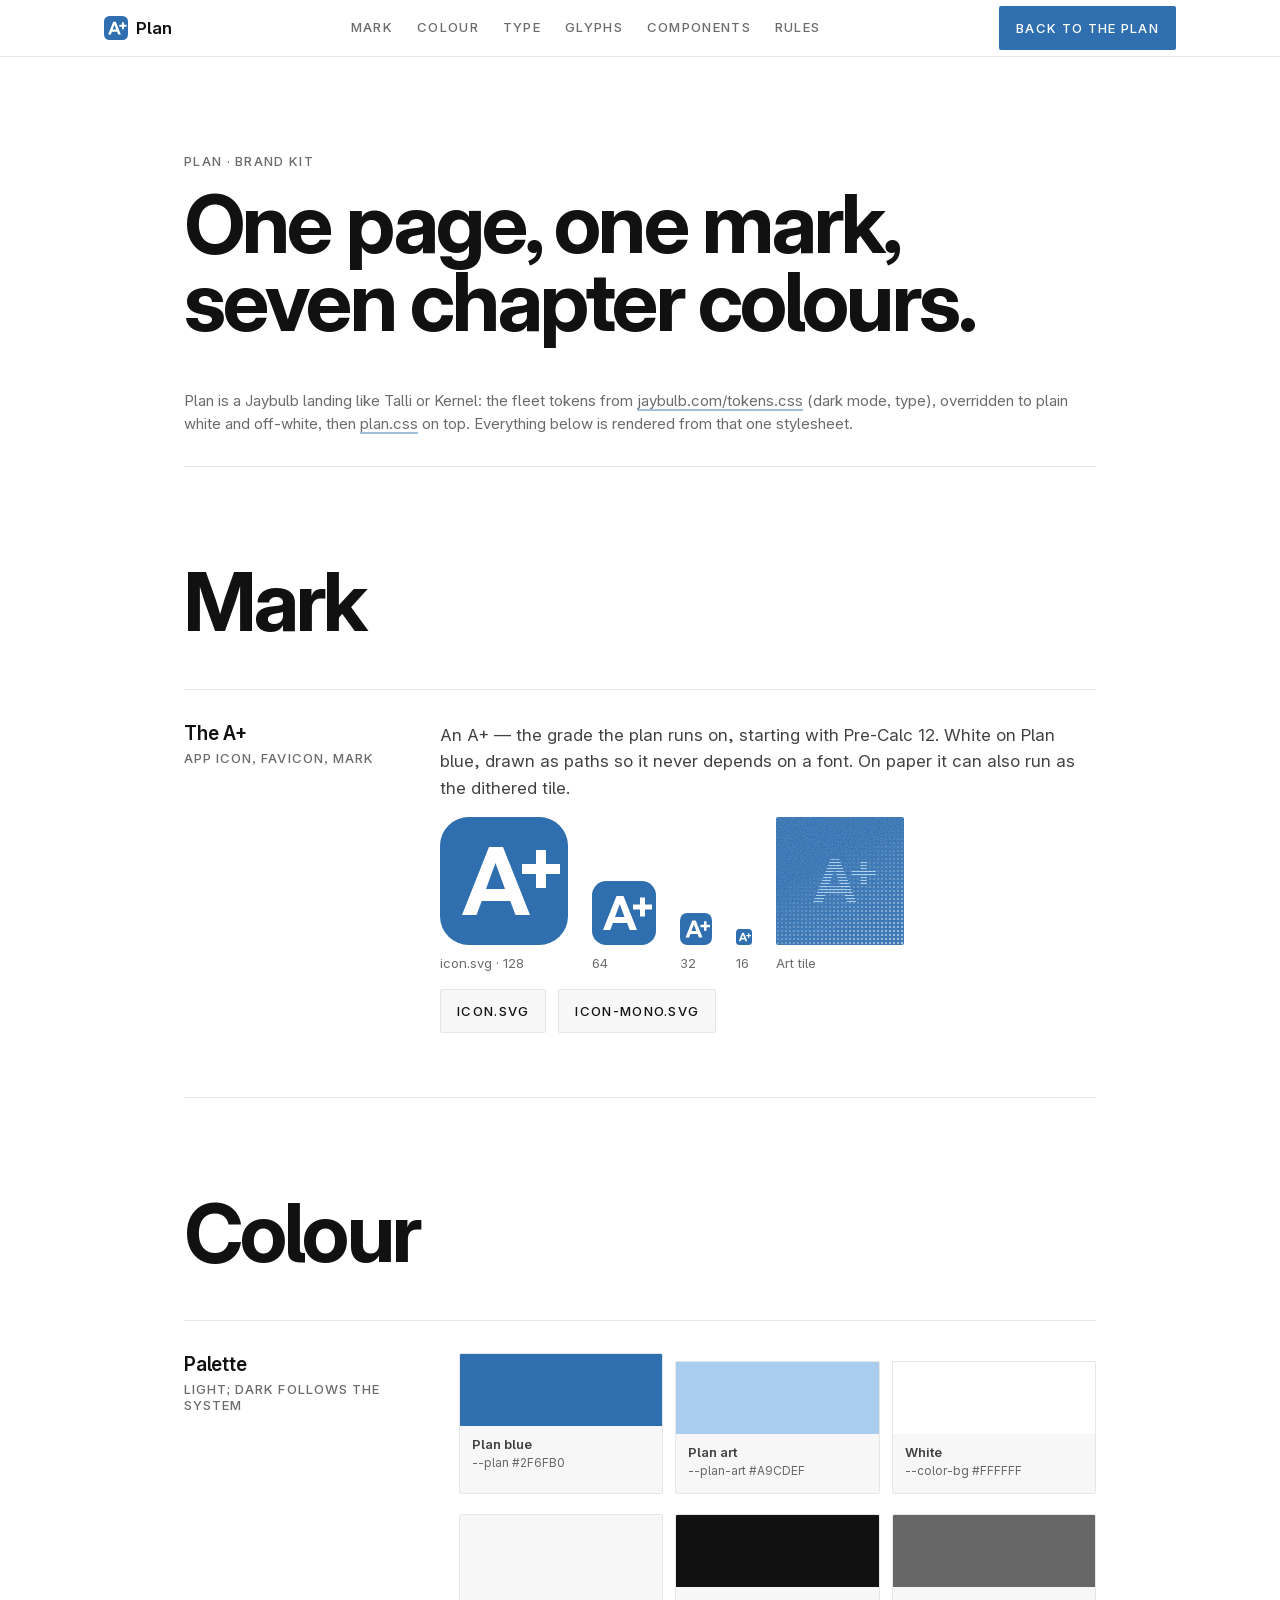
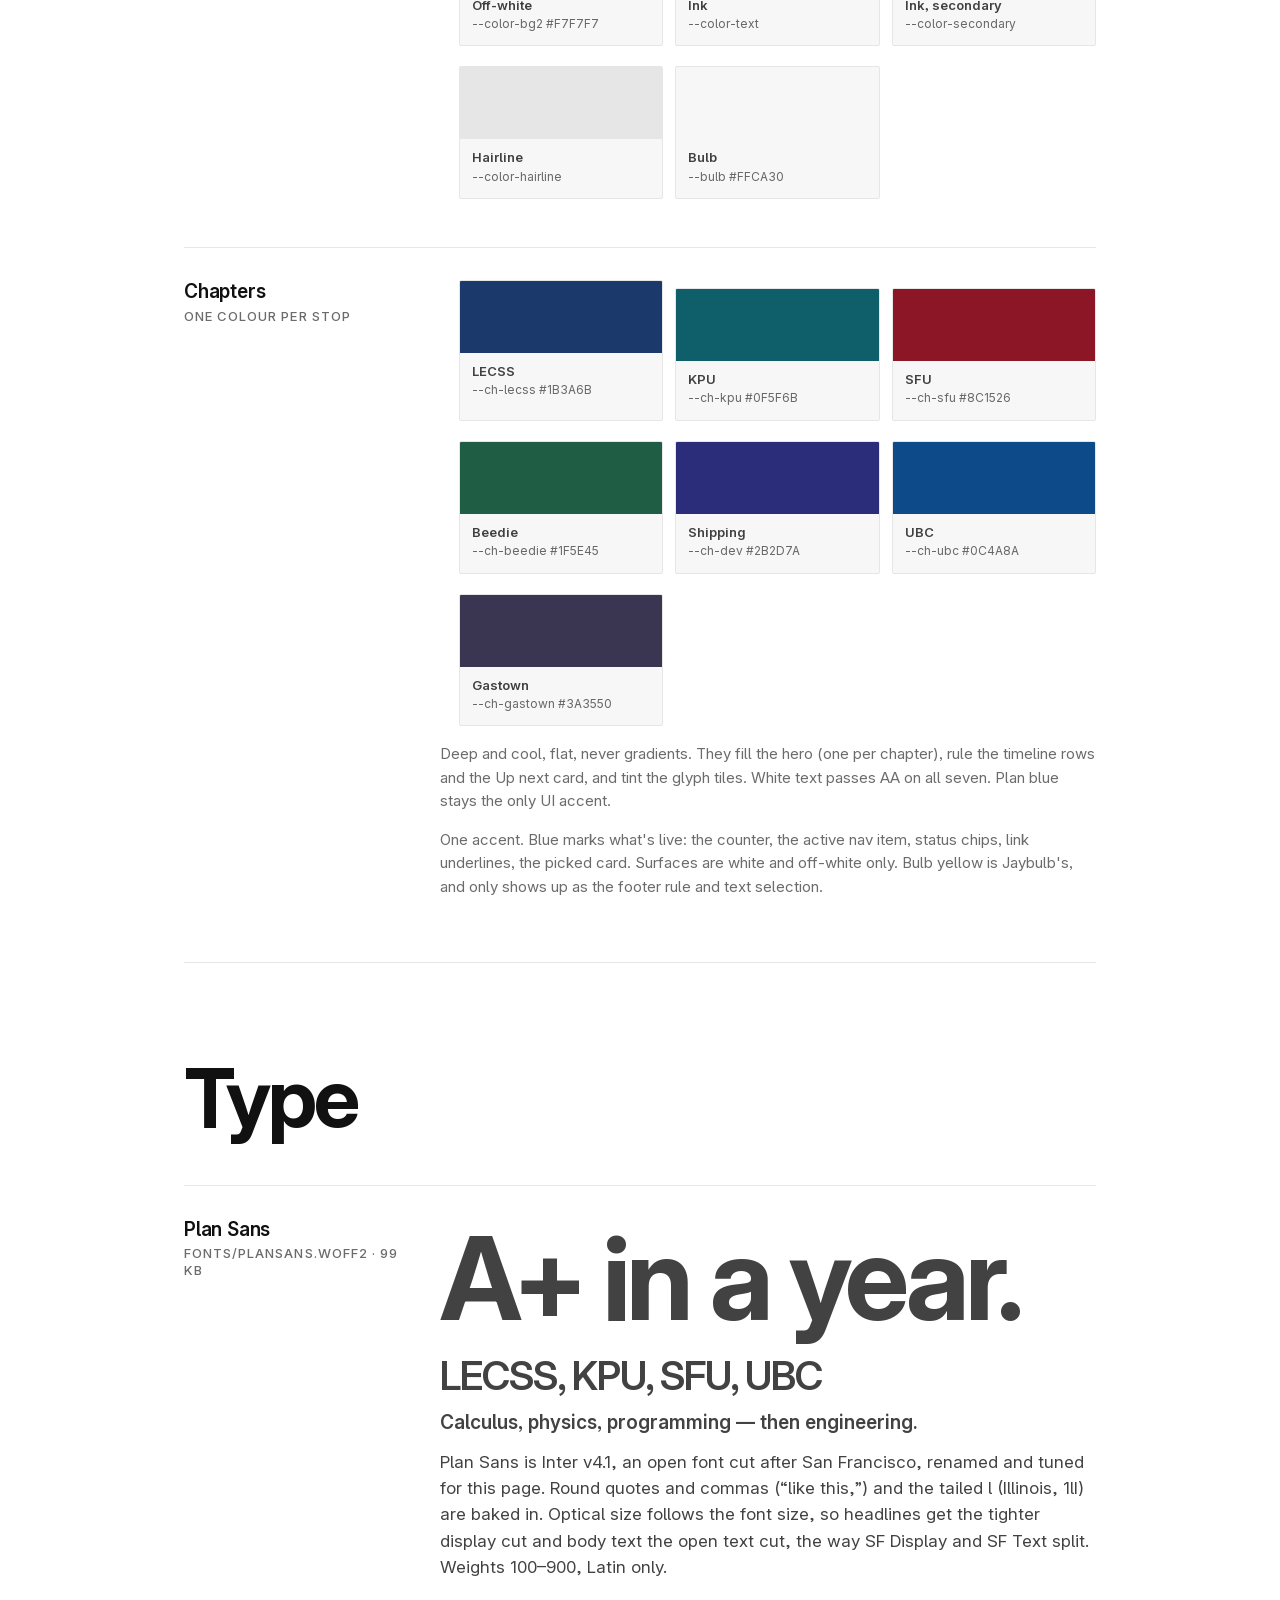
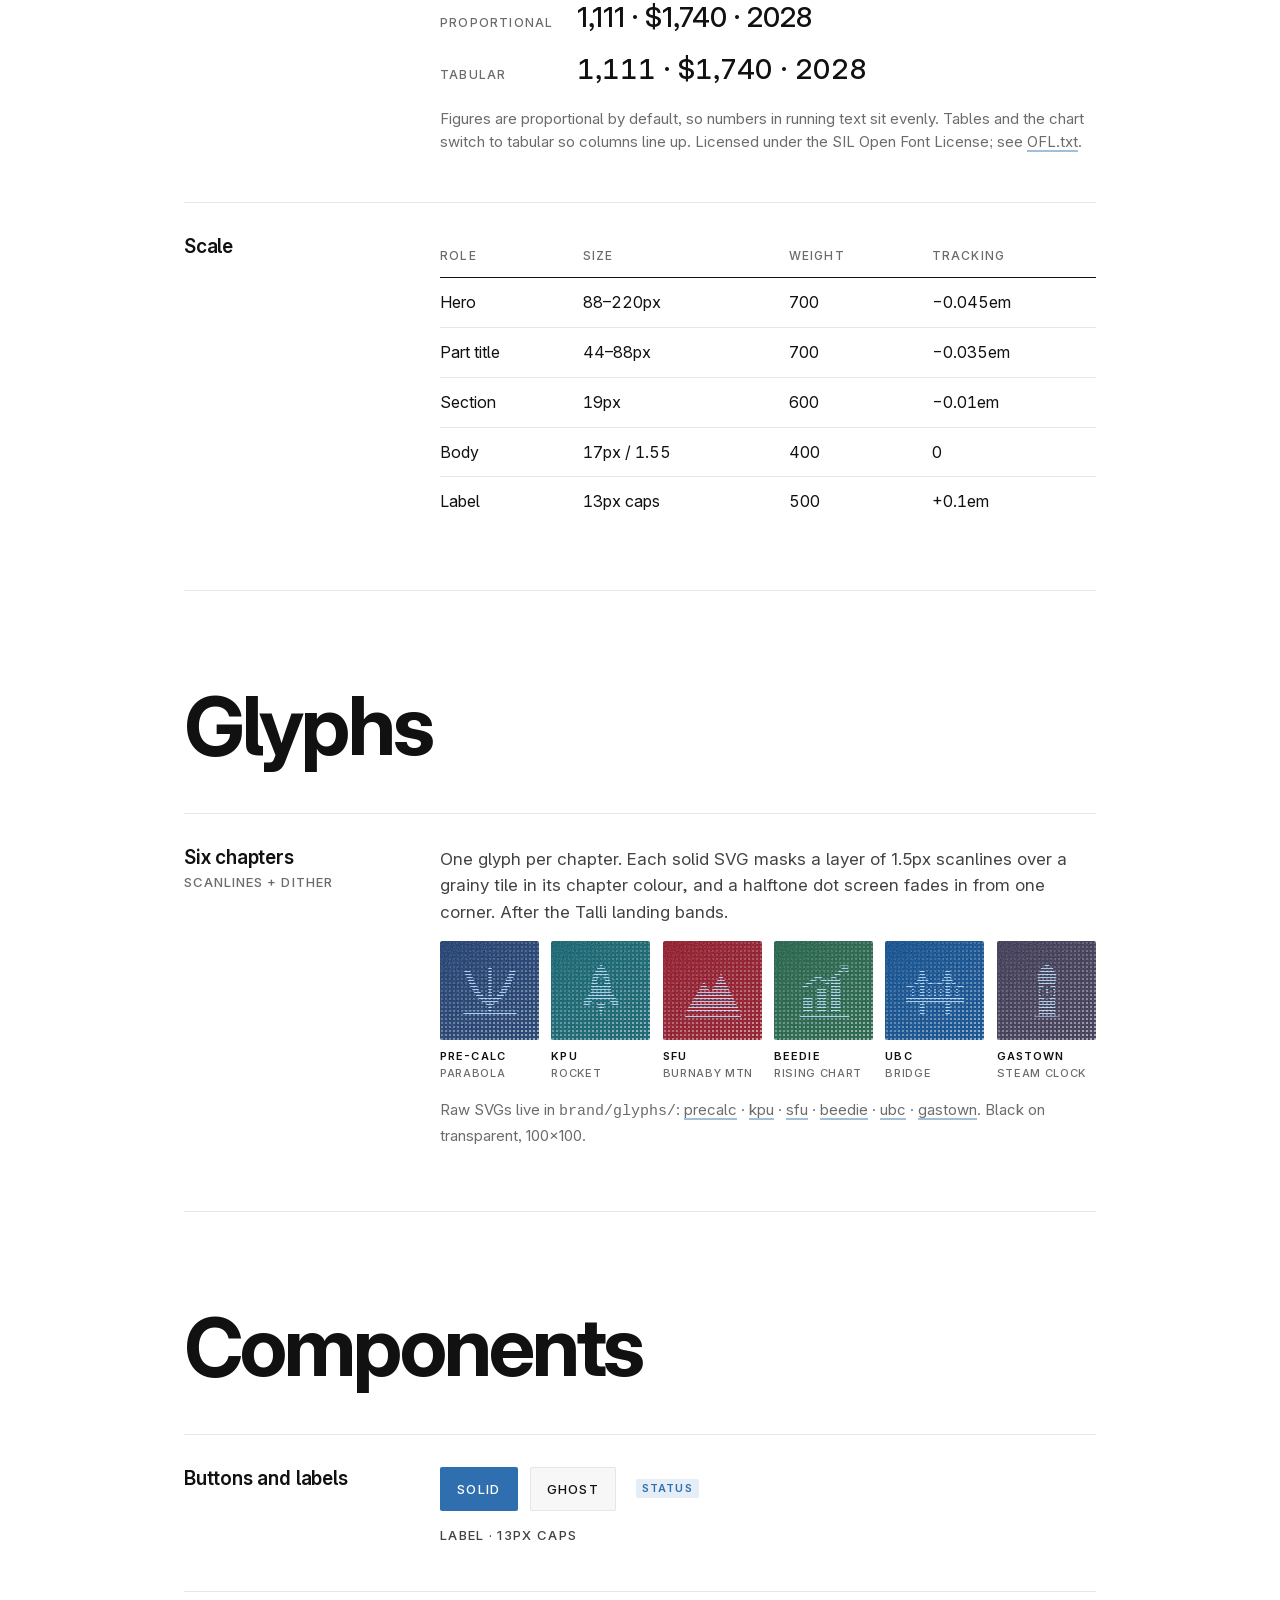
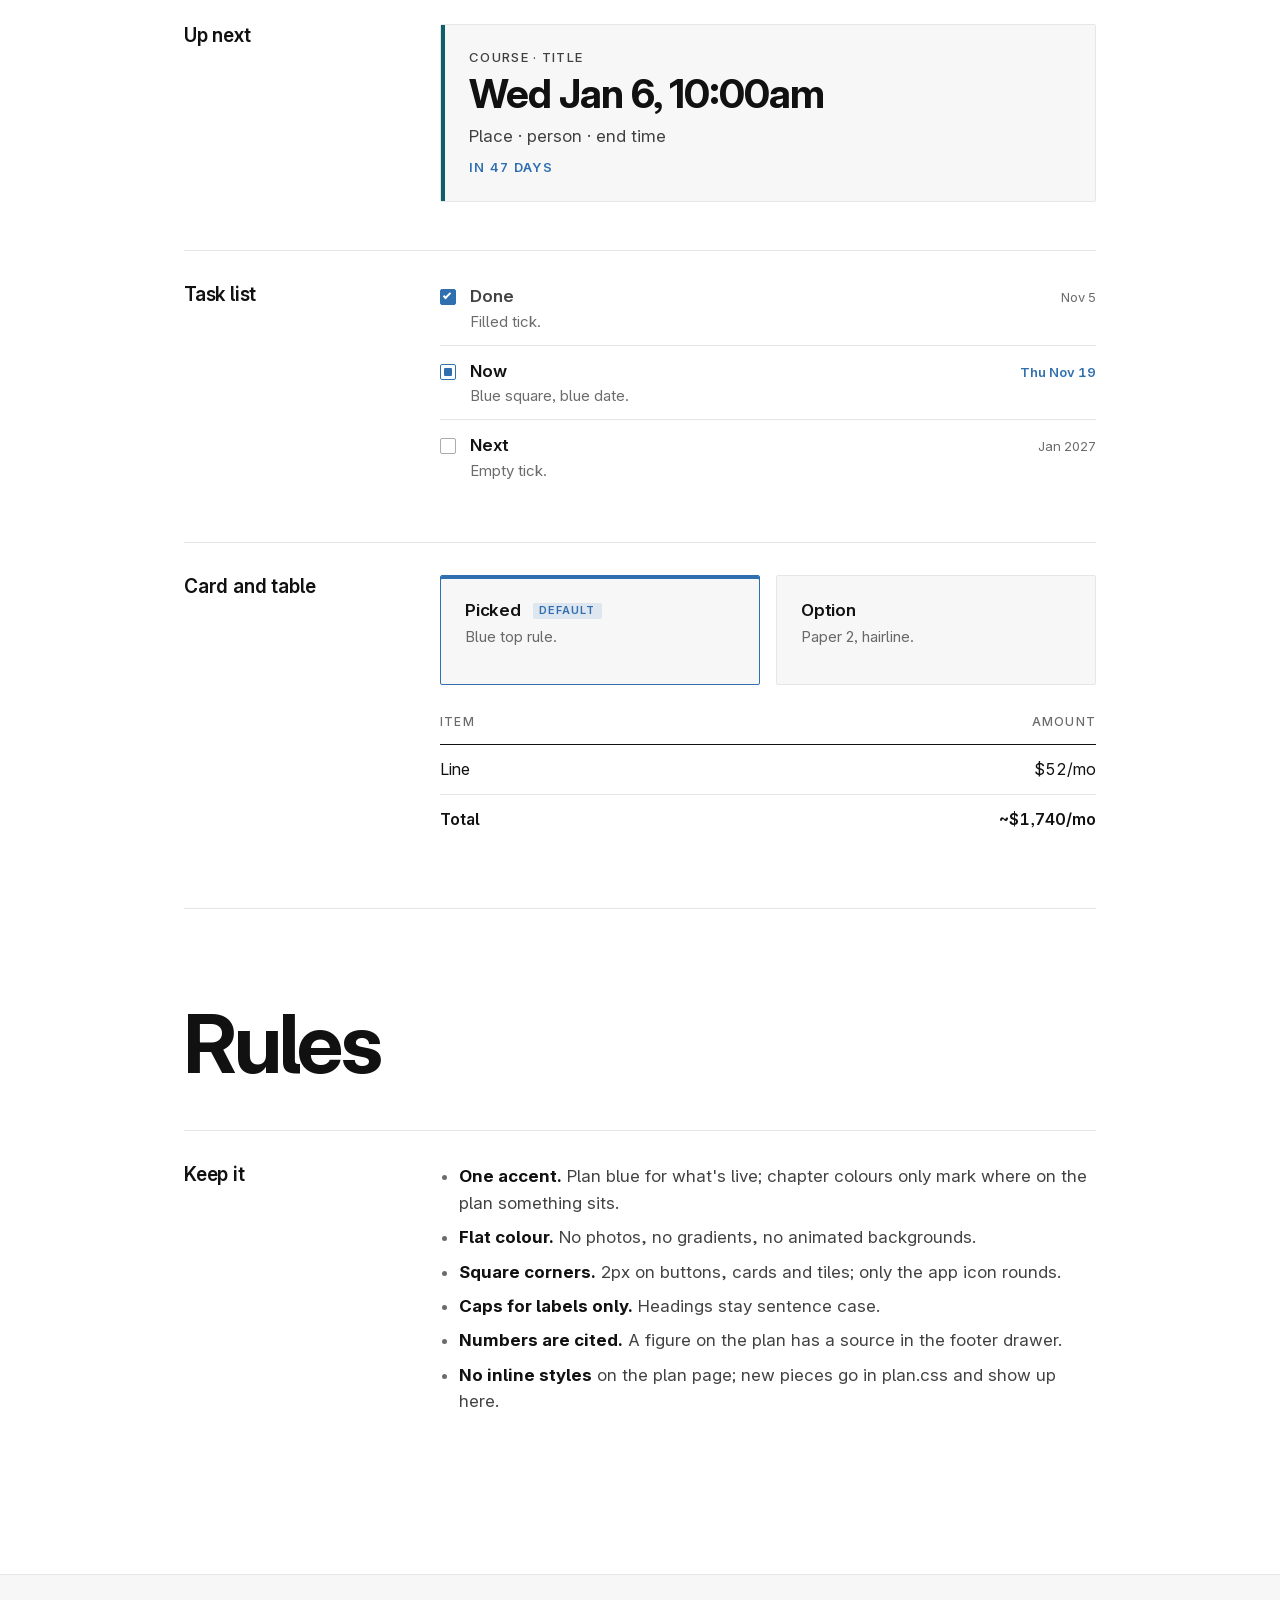
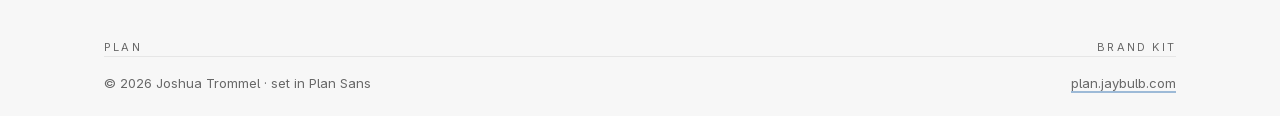
<file: brand/index.html>
<!doctype html>
<html lang="en">
<head>
<meta charset="utf-8">
<meta name="viewport" content="width=device-width, initial-scale=1">
<title>Plan · Brand kit</title>
<meta name="description" content="The Plan design system: the A+ mark, colour, Plan Sans, the six chapter glyphs, and the components plan.jaybulb.com is built from.">
<meta name="theme-color" content="#ffffff" media="(prefers-color-scheme: light)"><meta name="theme-color" content="#0f0f0f" media="(prefers-color-scheme: dark)">
<link rel="icon" type="image/svg+xml" href="../icon.svg">
<link rel="stylesheet" href="https://jaybulb.com/tokens.css">
<link rel="preload" href="../fonts/PlanSans.woff2" as="font" type="font/woff2" crossorigin>
<link rel="stylesheet" href="../plan.css">
</head>
<body>
<header class="nav" aria-label="Site"><div class="wrap">
  <a class="nav-brand" href="../"><img src="../icon.svg" alt="">Plan</a>
  <nav class="nav-links" aria-label="Sections"><a href="#mark">Mark</a><a href="#colour">Colour</a><a href="#type">Type</a><a href="#glyphs">Glyphs</a><a href="#components">Components</a><a href="#rules">Rules</a></nav>
  <a class="btn btn-solid" href="../">Back to the plan</a>
</div></header>

<main class="wrap">

<section class="part" id="top">
  <p class="label">Plan · Brand kit</p>
  <h1 class="part-title">One page, one mark, seven chapter colours.</h1>
  <p class="note">Plan is a Jaybulb landing like Talli or Kernel: the fleet tokens from <a href="https://jaybulb.com/tokens.css">jaybulb.com/tokens.css</a> (dark mode, type), overridden to plain white and off-white, then <a href="../plan.css">plan.css</a> on top. Everything below is rendered from that one stylesheet.</p>
</section>

<section class="part" id="mark">
  <h2 class="part-title">Mark</h2>
  <div class="sec">
    <h3>The A+<small>App icon, favicon, mark</small></h3>
    <p>An A+ — the grade the plan runs on, starting with Pre-Calc 12. White on Plan blue, drawn as paths so it never depends on a font. On paper it can also run as the dithered tile.</p>
    <div class="marks">
      <figure><img src="../icon.svg" width="128" height="128" alt="Plan A+ app icon"><figcaption>icon.svg · 128</figcaption></figure>
      <figure><img src="../icon.svg" width="64" height="64" alt=""><figcaption>64</figcaption></figure>
      <figure><img src="../icon.svg" width="32" height="32" alt=""><figcaption>32</figcaption></figure>
      <figure><img src="../icon.svg" width="16" height="16" alt=""><figcaption>16</figcaption></figure>
      <figure><div class="art g-mark" style="width:128px" role="img" aria-label="Dithered A+ tile"></div><figcaption>Art tile</figcaption></figure>
    </div>
    <p class="row"><a class="btn btn-ghost" href="../icon.svg" download>icon.svg</a><a class="btn btn-ghost" href="icon-mono.svg" download>icon-mono.svg</a></p>
  </div>
</section>

<section class="part" id="colour">
  <h2 class="part-title">Colour</h2>
  <div class="sec">
    <h3>Palette<small>Light; dark follows the system</small></h3>
    <ul class="swatches">
      <li class="swatch" style="--c:var(--plan)"><i></i><b>Plan blue</b><code>--plan #2F6FB0</code></li>
      <li class="swatch" style="--c:var(--plan-art)"><i></i><b>Plan art</b><code>--plan-art #A9CDEF</code></li>
      <li class="swatch" style="--c:var(--color-bg)"><i></i><b>White</b><code>--color-bg #FFFFFF</code></li>
      <li class="swatch" style="--c:var(--color-bg2)"><i></i><b>Off-white</b><code>--color-bg2 #F7F7F7</code></li>
      <li class="swatch" style="--c:var(--color-text)"><i></i><b>Ink</b><code>--color-text</code></li>
      <li class="swatch" style="--c:var(--color-secondary)"><i></i><b>Ink, secondary</b><code>--color-secondary</code></li>
      <li class="swatch" style="--c:var(--color-hairline)"><i></i><b>Hairline</b><code>--color-hairline</code></li>
      <li class="swatch" style="--c:var(--bulb)"><i></i><b>Bulb</b><code>--bulb #FFCA30</code></li>
    </ul>
  </div>
  <div class="sec">
    <h3>Chapters<small>One colour per stop</small></h3>
    <ul class="swatches">
      <li class="swatch c-lecss"><i></i><b>LECSS</b><code>--ch-lecss #1B3A6B</code></li>
      <li class="swatch c-kpu"><i></i><b>KPU</b><code>--ch-kpu #0F5F6B</code></li>
      <li class="swatch c-sfu"><i></i><b>SFU</b><code>--ch-sfu #8C1526</code></li>
      <li class="swatch c-beedie"><i></i><b>Beedie</b><code>--ch-beedie #1F5E45</code></li>
      <li class="swatch c-dev"><i></i><b>Shipping</b><code>--ch-dev #2B2D7A</code></li>
      <li class="swatch c-ubc"><i></i><b>UBC</b><code>--ch-ubc #0C4A8A</code></li>
      <li class="swatch c-gastown"><i></i><b>Gastown</b><code>--ch-gastown #3A3550</code></li>
    </ul>
    <p class="note">Deep and cool, flat, never gradients. They fill the hero (one per chapter), rule the timeline rows and the Up next card, and tint the glyph tiles. White text passes AA on all seven. Plan blue stays the only UI accent.</p>
    <p class="note">One accent. Blue marks what's live: the counter, the active nav item, status chips, link underlines, the picked card. Surfaces are white and off-white only. Bulb yellow is Jaybulb's, and only shows up as the footer rule and text selection.</p>
  </div>
</section>

<section class="part" id="type">
  <h2 class="part-title">Type</h2>
  <div class="sec">
    <h3>Plan Sans<small>fonts/PlanSans.woff2 · 99 KB</small></h3>
    <p class="specimen xl">A+ in a year.</p>
    <p class="specimen l">LECSS, KPU, SFU, UBC</p>
    <p class="specimen m">Calculus, physics, programming — then engineering.</p>
    <p>Plan Sans is Inter v4.1, an open font cut after San Francisco, renamed and tuned for this page. Round quotes and commas (“like this,”) and the tailed l (Illinois, 1lI) are baked in. Optical size follows the font size, so headlines get the tighter display cut and body text the open text cut, the way SF Display and SF Text split. Weights 100–900, Latin only.</p>
    <div class="figs">
      <small>Proportional</small><span>1,111 · $1,740 · 2028</span>
      <small>Tabular</small><span class="t">1,111 · $1,740 · 2028</span>
    </div>
    <p class="note">Figures are proportional by default, so numbers in running text sit evenly. Tables and the chart switch to tabular so columns line up. Licensed under the SIL Open Font License; see <a href="../fonts/OFL.txt">OFL.txt</a>.</p>
  </div>
  <div class="sec">
    <h3>Scale</h3>
    <table>
      <thead><tr><th>Role</th><th>Size</th><th>Weight</th><th>Tracking</th></tr></thead>
      <tr><td>Hero</td><td>88–220px</td><td>700</td><td>−0.045em</td></tr>
      <tr><td>Part title</td><td>44–88px</td><td>700</td><td>−0.035em</td></tr>
      <tr><td>Section</td><td>19px</td><td>600</td><td>−0.01em</td></tr>
      <tr><td>Body</td><td>17px / 1.55</td><td>400</td><td>0</td></tr>
      <tr><td>Label</td><td>13px caps</td><td>500</td><td>+0.1em</td></tr>
    </table>
  </div>
</section>

<section class="part" id="glyphs">
  <h2 class="part-title">Glyphs</h2>
  <div class="sec">
    <h3>Six chapters<small>Scanlines + dither</small></h3>
    <p>One glyph per chapter. Each solid SVG masks a layer of 1.5px scanlines over a grainy tile in its chapter colour, and a halftone dot screen fades in from one corner. After the Talli landing bands.</p>
    <ol class="glyphs">
      <li><figure class="glyph"><div class="art g-precalc c-lecss"></div><figcaption>Pre-Calc<span>Parabola</span></figcaption></figure></li>
      <li><figure class="glyph"><div class="art g-kpu c-kpu"></div><figcaption>KPU<span>Rocket</span></figcaption></figure></li>
      <li><figure class="glyph"><div class="art g-sfu c-sfu"></div><figcaption>SFU<span>Burnaby Mtn</span></figcaption></figure></li>
      <li><figure class="glyph"><div class="art g-beedie c-beedie"></div><figcaption>Beedie<span>Rising chart</span></figcaption></figure></li>
      <li><figure class="glyph"><div class="art g-ubc c-ubc"></div><figcaption>UBC<span>Bridge</span></figcaption></figure></li>
      <li><figure class="glyph"><div class="art g-gastown c-gastown"></div><figcaption>Gastown<span>Steam clock</span></figcaption></figure></li>
    </ol>
    <p class="note">Raw SVGs live in <code>brand/glyphs/</code>: <a href="glyphs/precalc.svg">precalc</a> · <a href="glyphs/kpu.svg">kpu</a> · <a href="glyphs/sfu.svg">sfu</a> · <a href="glyphs/beedie.svg">beedie</a> · <a href="glyphs/ubc.svg">ubc</a> · <a href="glyphs/gastown.svg">gastown</a>. Black on transparent, 100×100.</p>
  </div>
</section>

<section class="part" id="components">
  <h2 class="part-title">Components</h2>
  <div class="sec">
    <h3>Buttons and labels</h3>
    <p class="row"><a class="btn btn-solid" href="#components">Solid</a><a class="btn btn-ghost" href="#components">Ghost</a><span class="status">Status</span></p>
    <p class="label">Label · 13px caps</p>
  </div>
  <div class="sec">
    <h3>Up next</h3>
    <div class="upnext c-kpu">
      <p class="label">Course · title</p>
      <p class="when-big">Wed Jan 6, 10:00am</p>
      <p class="where">Place · person · end time</p>
      <p class="count-down">In 47 days</p>
    </div>
  </div>
  <div class="sec">
    <h3>Task list</h3>
    <ol class="tasks">
      <li class="done"><i class="tick"></i><div><b>Done</b><span class="d">Filled tick.</span></div><span class="due">Nov 5</span></li>
      <li class="now"><i class="tick"></i><div><b>Now</b><span class="d">Blue square, blue date.</span></div><span class="due">Thu Nov 19</span></li>
      <li><i class="tick"></i><div><b>Next</b><span class="d">Empty tick.</span></div><span class="due">Jan 2027</span></li>
    </ol>
  </div>
  <div class="sec">
    <h3>Card and table</h3>
    <div class="cards">
      <div class="card pick"><h3>Picked <span class="status">Default</span></h3><p class="note">Blue top rule.</p></div>
      <div class="card"><h3>Option</h3><p class="note">Paper 2, hairline.</p></div>
    </div>
    <table>
      <thead><tr><th>Item</th><th class="n">Amount</th></tr></thead>
      <tr><td>Line</td><td class="n">$52/mo</td></tr>
      <tr class="total"><td>Total</td><td class="n">~$1,740/mo</td></tr>
    </table>
  </div>
</section>

<section class="part" id="rules">
  <h2 class="part-title">Rules</h2>
  <div class="sec">
    <h3>Keep it</h3>
    <ul class="rules">
      <li><b>One accent.</b> Plan blue for what's live; chapter colours only mark where on the plan something sits.</li>
      <li><b>Flat colour.</b> No photos, no gradients, no animated backgrounds.</li>
      <li><b>Square corners.</b> 2px on buttons, cards and tiles; only the app icon rounds.</li>
      <li><b>Caps for labels only.</b> Headings stay sentence case.</li>
      <li><b>Numbers are cited.</b> A figure on the plan has a source in the footer drawer.</li>
      <li><b>No inline styles</b> on the plan page; new pieces go in plan.css and show up here.</li>
    </ul>
  </div>
</section>

</main>

<footer class="foot-band">
  <div class="foot wrap">
    <div class="foot-rule"><span>Plan</span><span>Brand kit</span></div>
    <p class="foot-meta"><span>&copy; 2026 Joshua Trommel &middot; set in Plan Sans</span><a href="../">plan.jaybulb.com</a></p>
  </div>
</footer>
<script src="../scroll.js" defer></script>
<script src="../glyphs.js" defer></script>
</body>
</html>
</file>
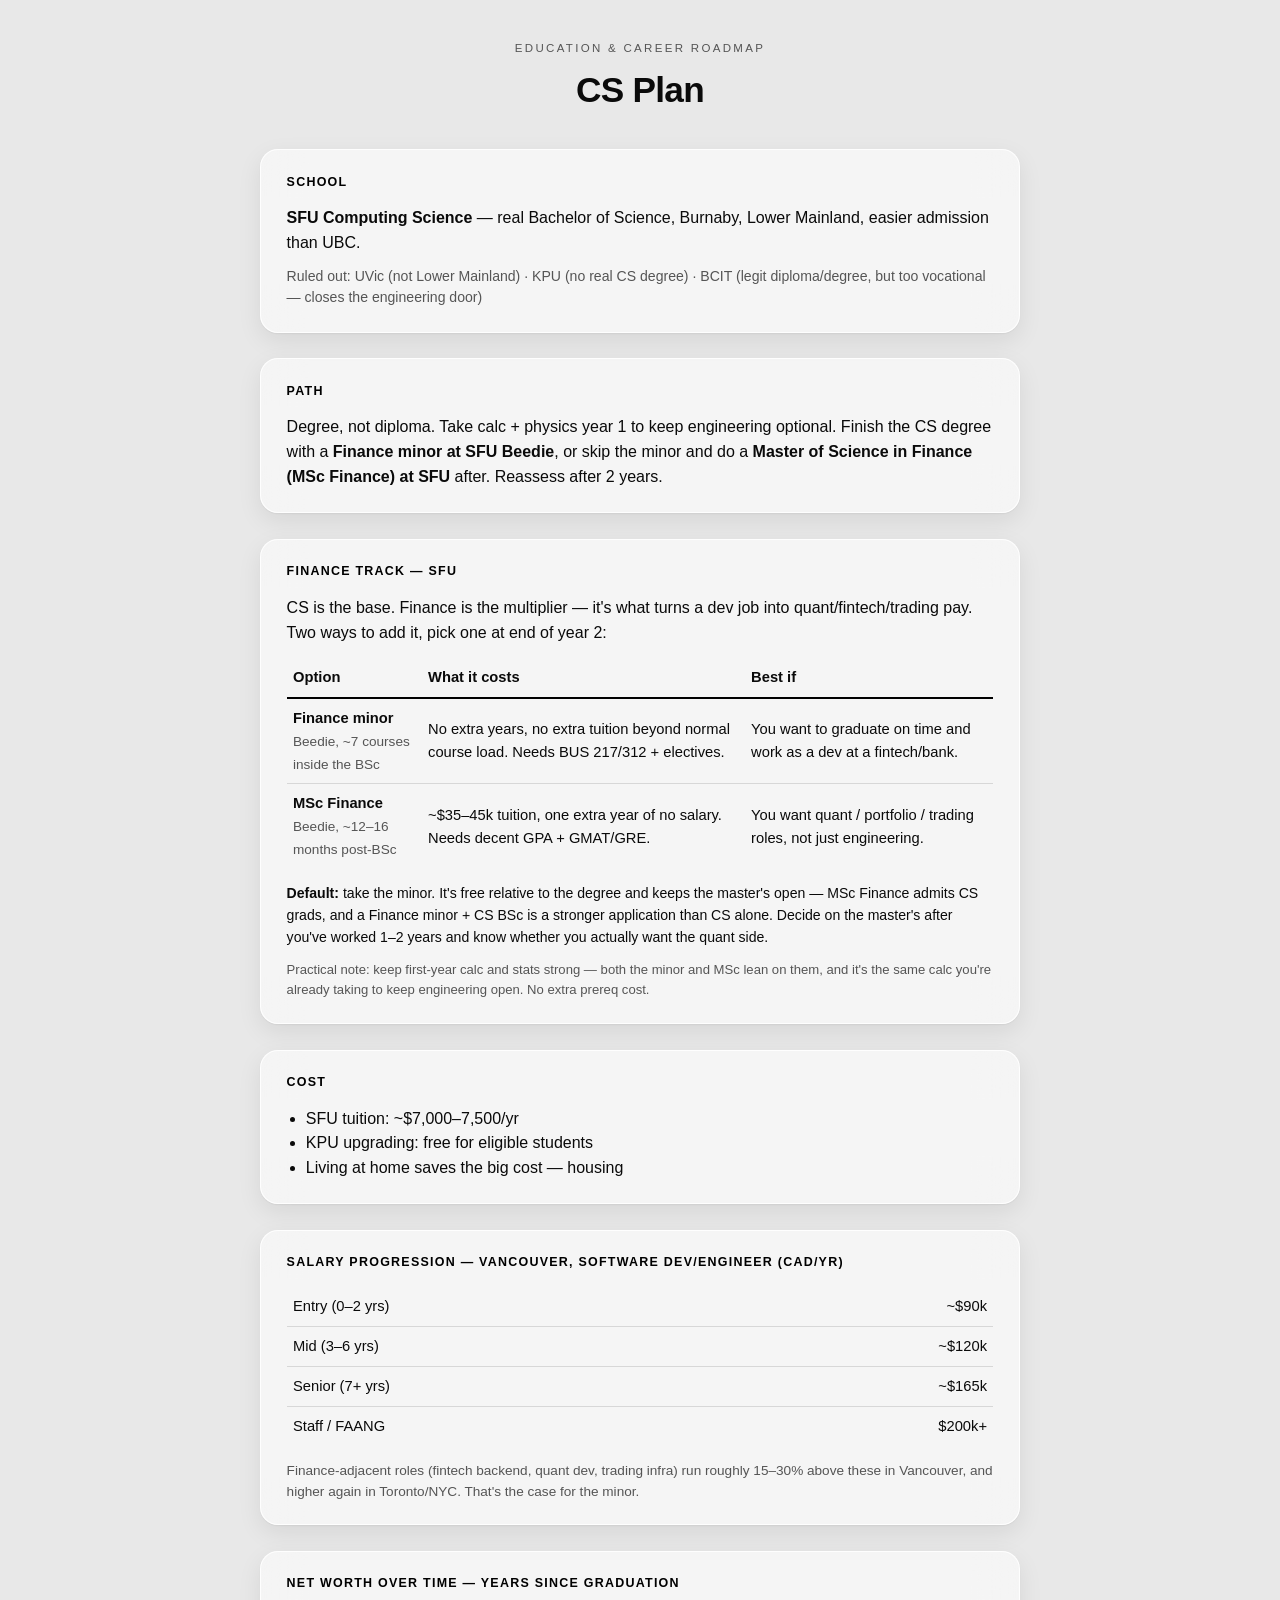
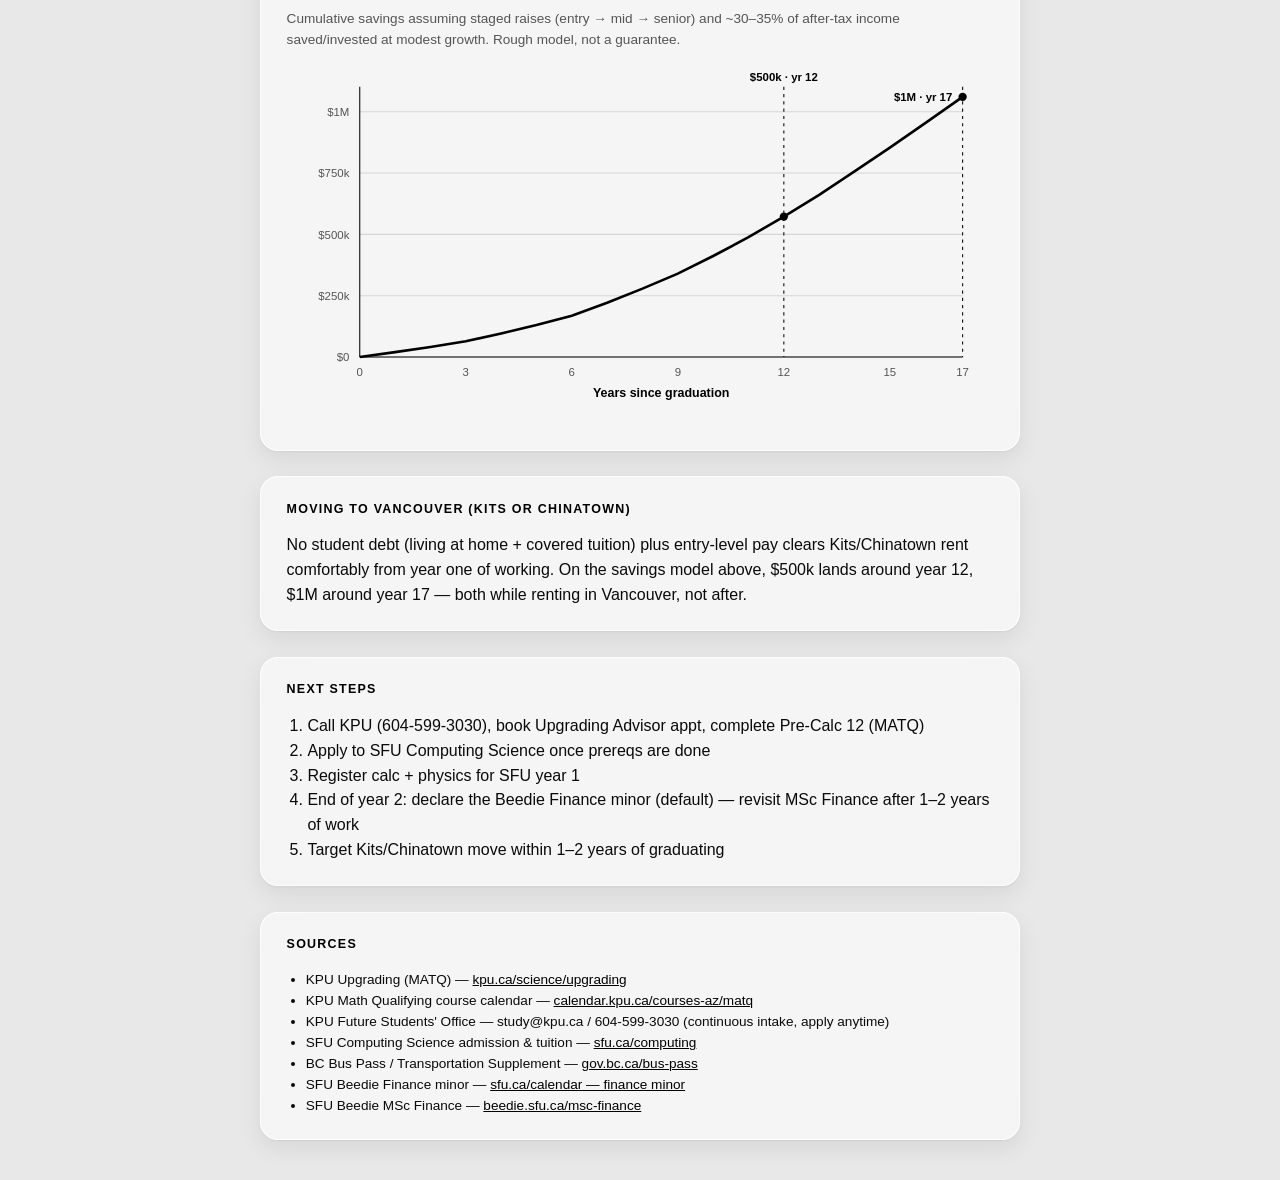
<file: docs/index.html>
<!doctype html>
<html lang="en">
<head>
<meta charset="utf-8">
<meta name="viewport" content="width=device-width, initial-scale=1">
<title>CS Plan</title>
<style>body{margin:0;background:#e8e8e8}</style>
</head>
<body>
<div style="
  --ink:#0a0a0a; --paper:#e8e8e8; --panel:rgba(255,255,255,0.55); --panel-border:rgba(255,255,255,0.9);
  --line:rgba(0,0,0,0.12); --muted:#555;
  font-family: -apple-system, 'SF Pro Display', 'Helvetica Neue', Arial, sans-serif; color:var(--ink);
  background:var(--paper); max-width:760px; margin:0 auto; padding:2.5rem 1.5rem; line-height:1.55;">

  <style>
    .glass { background:var(--panel); backdrop-filter:blur(20px) saturate(120%); -webkit-backdrop-filter:blur(20px) saturate(120%);
      border:1px solid var(--panel-border); border-radius:18px; box-shadow:0 1px 2px rgba(0,0,0,0.06), 0 8px 24px rgba(0,0,0,0.08);
      padding:1.4rem 1.6rem; margin-bottom:1.6rem; }
    .glass h2 { font-size:0.78rem; letter-spacing:0.1em; text-transform:uppercase; font-weight:700; color:#000; margin:0 0 0.9rem 0; }
    table { width:100%; border-collapse:collapse; font-size:0.92rem; }
    td, th { padding:0.5rem 0.4rem; }
    tr { border-bottom:1px solid var(--line); }
  </style>

  <div style="text-align:center; margin-bottom:2rem;">
    <div style="font-size:0.72rem; letter-spacing:0.2em; text-transform:uppercase; color:var(--muted);">Education &amp; Career Roadmap</div>
    <h1 style="margin:0.3rem 0 0 0; font-size:2.2rem; font-weight:800; letter-spacing:-0.02em;">CS Plan</h1>
  </div>

  <div class="glass">
    <h2>School</h2>
    <p style="margin:0 0 0.6rem 0;"><strong>SFU Computing Science</strong> — real Bachelor of Science, Burnaby, Lower Mainland, easier admission than UBC.</p>
    <p style="margin:0; font-size:0.88rem; color:var(--muted);">Ruled out: UVic (not Lower Mainland) · KPU (no real CS degree) · BCIT (legit diploma/degree, but too vocational — closes the engineering door)</p>
  </div>

  <div class="glass">
    <h2>Path</h2>
    <p style="margin:0;">Degree, not diploma. Take calc + physics year 1 to keep engineering optional. Finish the CS degree with a <strong>Finance minor at SFU Beedie</strong>, or skip the minor and do a <strong>Master of Science in Finance (MSc Finance) at SFU</strong> after. Reassess after 2 years.</p>
  </div>

  <div class="glass">
    <h2>Finance Track — SFU</h2>
    <p style="margin:0 0 0.8rem 0;">CS is the base. Finance is the multiplier — it's what turns a dev job into quant/fintech/trading pay. Two ways to add it, pick one at end of year 2:</p>
    <table>
      <tr style="font-weight:700; border-bottom:2px solid #000;"><td>Option</td><td>What it costs</td><td>Best if</td></tr>
      <tr>
        <td><strong>Finance minor</strong><br><span style="font-size:0.85rem; color:var(--muted);">Beedie, ~7 courses inside the BSc</span></td>
        <td>No extra years, no extra tuition beyond normal course load. Needs BUS 217/312 + electives.</td>
        <td>You want to graduate on time and work as a dev at a fintech/bank.</td>
      </tr>
      <tr style="border-bottom:none;">
        <td><strong>MSc Finance</strong><br><span style="font-size:0.85rem; color:var(--muted);">Beedie, ~12–16 months post-BSc</span></td>
        <td>~$35–45k tuition, one extra year of no salary. Needs decent GPA + GMAT/GRE.</td>
        <td>You want quant / portfolio / trading roles, not just engineering.</td>
      </tr>
    </table>
    <p style="margin:0.9rem 0 0 0; font-size:0.88rem;"><strong>Default:</strong> take the minor. It's free relative to the degree and keeps the master's open — MSc Finance admits CS grads, and a Finance minor + CS BSc is a stronger application than CS alone. Decide on the master's after you've worked 1–2 years and know whether you actually want the quant side.</p>
    <p style="margin:0.7rem 0 0 0; font-size:0.82rem; color:var(--muted);">Practical note: keep first-year calc and stats strong — both the minor and MSc lean on them, and it's the same calc you're already taking to keep engineering open. No extra prereq cost.</p>
  </div>

  <div class="glass">
    <h2>Cost</h2>
    <ul style="margin:0; padding-left:1.2rem;">
      <li>SFU tuition: ~$7,000–7,500/yr</li>
      <li>KPU upgrading: free for eligible students</li>
      <li>Living at home saves the big cost — housing</li>
    </ul>
  </div>

  <div class="glass">
    <h2>Salary Progression — Vancouver, Software Dev/Engineer (CAD/yr)</h2>
    <table>
      <tr><td>Entry (0–2 yrs)</td><td style="text-align:right;">~$90k</td></tr>
      <tr><td>Mid (3–6 yrs)</td><td style="text-align:right;">~$120k</td></tr>
      <tr><td>Senior (7+ yrs)</td><td style="text-align:right;">~$165k</td></tr>
      <tr style="border-bottom:none;"><td>Staff / FAANG</td><td style="text-align:right;">$200k+</td></tr>
    </table>
    <p style="margin:0.9rem 0 0 0; font-size:0.85rem; color:var(--muted);">Finance-adjacent roles (fintech backend, quant dev, trading infra) run roughly 15–30% above these in Vancouver, and higher again in Toronto/NYC. That's the case for the minor.</p>
  </div>

  <div class="glass">
    <h2>Net Worth Over Time — Years Since Graduation</h2>
    <p style="margin:0 0 1rem 0; font-size:0.85rem; color:var(--muted);">Cumulative savings assuming staged raises (entry → mid → senior) and ~30–35% of after-tax income saved/invested at modest growth. Rough model, not a guarantee.</p>

    <svg viewBox="0 0 680 340" style="width:100%; height:auto;">
      <!-- axes -->
      <line x1="70" y1="20" x2="70" y2="280" stroke="#000" stroke-width="1"/>
      <line x1="70" y1="280" x2="650" y2="280" stroke="#000" stroke-width="1"/>

      <!-- y gridlines: 0, 250k, 500k, 750k, 1M, 1.1M scale 0-1100k mapped to y 280-20 (260px) -->
      <g font-size="11" fill="#555">
        <line x1="70" y1="280" x2="650" y2="280" stroke="#00000020"/>
        <line x1="70" y1="221" x2="650" y2="221" stroke="#00000020"/>
        <line x1="70" y1="162" x2="650" y2="162" stroke="#00000020"/>
        <line x1="70" y1="103" x2="650" y2="103" stroke="#00000020"/>
        <line x1="70" y1="44"  x2="650" y2="44"  stroke="#00000020"/>
        <text x="60" y="284" text-anchor="end">$0</text>
        <text x="60" y="225" text-anchor="end">$250k</text>
        <text x="60" y="166" text-anchor="end">$500k</text>
        <text x="60" y="107" text-anchor="end">$750k</text>
        <text x="60" y="48"  text-anchor="end">$1M</text>
      </g>

      <!-- x labels: years 0,3,6,9,12,15,17 -->
      <g font-size="11" fill="#555">
        <text x="70"  y="298" text-anchor="middle">0</text>
        <text x="172" y="298" text-anchor="middle">3</text>
        <text x="274" y="298" text-anchor="middle">6</text>
        <text x="376" y="298" text-anchor="middle">9</text>
        <text x="478" y="298" text-anchor="middle">12</text>
        <text x="580" y="298" text-anchor="middle">15</text>
        <text x="650" y="298" text-anchor="middle">17</text>
        <text x="360" y="318" text-anchor="middle" font-size="12" fill="#000" font-weight="600">Years since graduation</text>
      </g>

      <!-- $500k marker line at year ~12 (x=478) -->
      <line x1="478" y1="20" x2="478" y2="280" stroke="#000" stroke-width="1" stroke-dasharray="3,4"/>
      <text x="478" y="14" text-anchor="middle" font-size="11" font-weight="700" fill="#000">$500k · yr 12</text>

      <!-- $1M marker line at year ~17 (x=650) -->
      <line x1="650" y1="20" x2="650" y2="280" stroke="#000" stroke-width="1" stroke-dasharray="3,4"/>
      <text x="612" y="34" text-anchor="middle" font-size="11" font-weight="700" fill="#000">$1M · yr 17</text>

      <!-- data line: years 0-17, values in thousands scaled to y = 280 - (value/1100)*260 -->
      <!-- values: 0,20,41,63,96,131,168,221,278,338,415,496,580,669,763,861,964,1072 -->
      <polyline fill="none" stroke="#000" stroke-width="2.5"
        points="70,280 104,275.3 138,270.3 172,264.9 206,257.3 240,249.2 274,240.3 308,227.7 342,214.2 376,199.8 410,182.8 444,164.7 478,144.9 512,123.9 546,101.4 580,78.6 614,54.9 650,29.7" />

      <!-- endpoint markers -->
      <circle cx="478" cy="144.9" r="4" fill="#000"/>
      <circle cx="650" cy="29.7" r="4" fill="#000"/>
    </svg>
  </div>

  <div class="glass">
    <h2>Moving to Vancouver (Kits or Chinatown)</h2>
    <p style="margin:0;">No student debt (living at home + covered tuition) plus entry-level pay clears Kits/Chinatown rent comfortably from year one of working. On the savings model above, $500k lands around year 12, $1M around year 17 — both while renting in Vancouver, not after.</p>
  </div>

  <div class="glass">
    <h2>Next Steps</h2>
    <ol style="margin:0; padding-left:1.3rem;">
      <li>Call KPU (604-599-3030), book Upgrading Advisor appt, complete Pre-Calc 12 (MATQ)</li>
      <li>Apply to SFU Computing Science once prereqs are done</li>
      <li>Register calc + physics for SFU year 1</li>
      <li>End of year 2: declare the Beedie Finance minor (default) — revisit MSc Finance after 1–2 years of work</li>
      <li>Target Kits/Chinatown move within 1–2 years of graduating</li>
    </ol>
  </div>

  <div class="glass" style="margin-bottom:0;">
    <h2>Sources</h2>
    <ul style="margin:0; padding-left:1.2rem; font-size:0.85rem; word-break:break-word;">
      <li>KPU Upgrading (MATQ) — <a href="https://www.kpu.ca/science/upgrading" style="color:#000;">kpu.ca/science/upgrading</a></li>
      <li>KPU Math Qualifying course calendar — <a href="https://calendar.kpu.ca/courses-az/matq/" style="color:#000;">calendar.kpu.ca/courses-az/matq</a></li>
      <li>KPU Future Students' Office — study@kpu.ca / 604-599-3030 (continuous intake, apply anytime)</li>
      <li>SFU Computing Science admission &amp; tuition — <a href="https://www.sfu.ca/computing/prospective-students/undergraduate-students/admissions/tuition-and-scholarship.html" style="color:#000;">sfu.ca/computing</a></li>
      <li>BC Bus Pass / Transportation Supplement — <a href="https://www2.gov.bc.ca/gov/content/transportation/passenger-travel/buses-taxis-limos/bus-pass/people-with-disabilities" style="color:#000;">gov.bc.ca/bus-pass</a></li>
      <li>SFU Beedie Finance minor — <a href="https://www.sfu.ca/students/calendar/2026/spring/programs/finance/minor.html" style="color:#000;">sfu.ca/calendar — finance minor</a></li>
      <li>SFU Beedie MSc Finance — <a href="https://beedie.sfu.ca/programs/graduate/msc-finance" style="color:#000;">beedie.sfu.ca/msc-finance</a></li>
    </ul>
  </div>

</div>
</body>
</html>
</file>
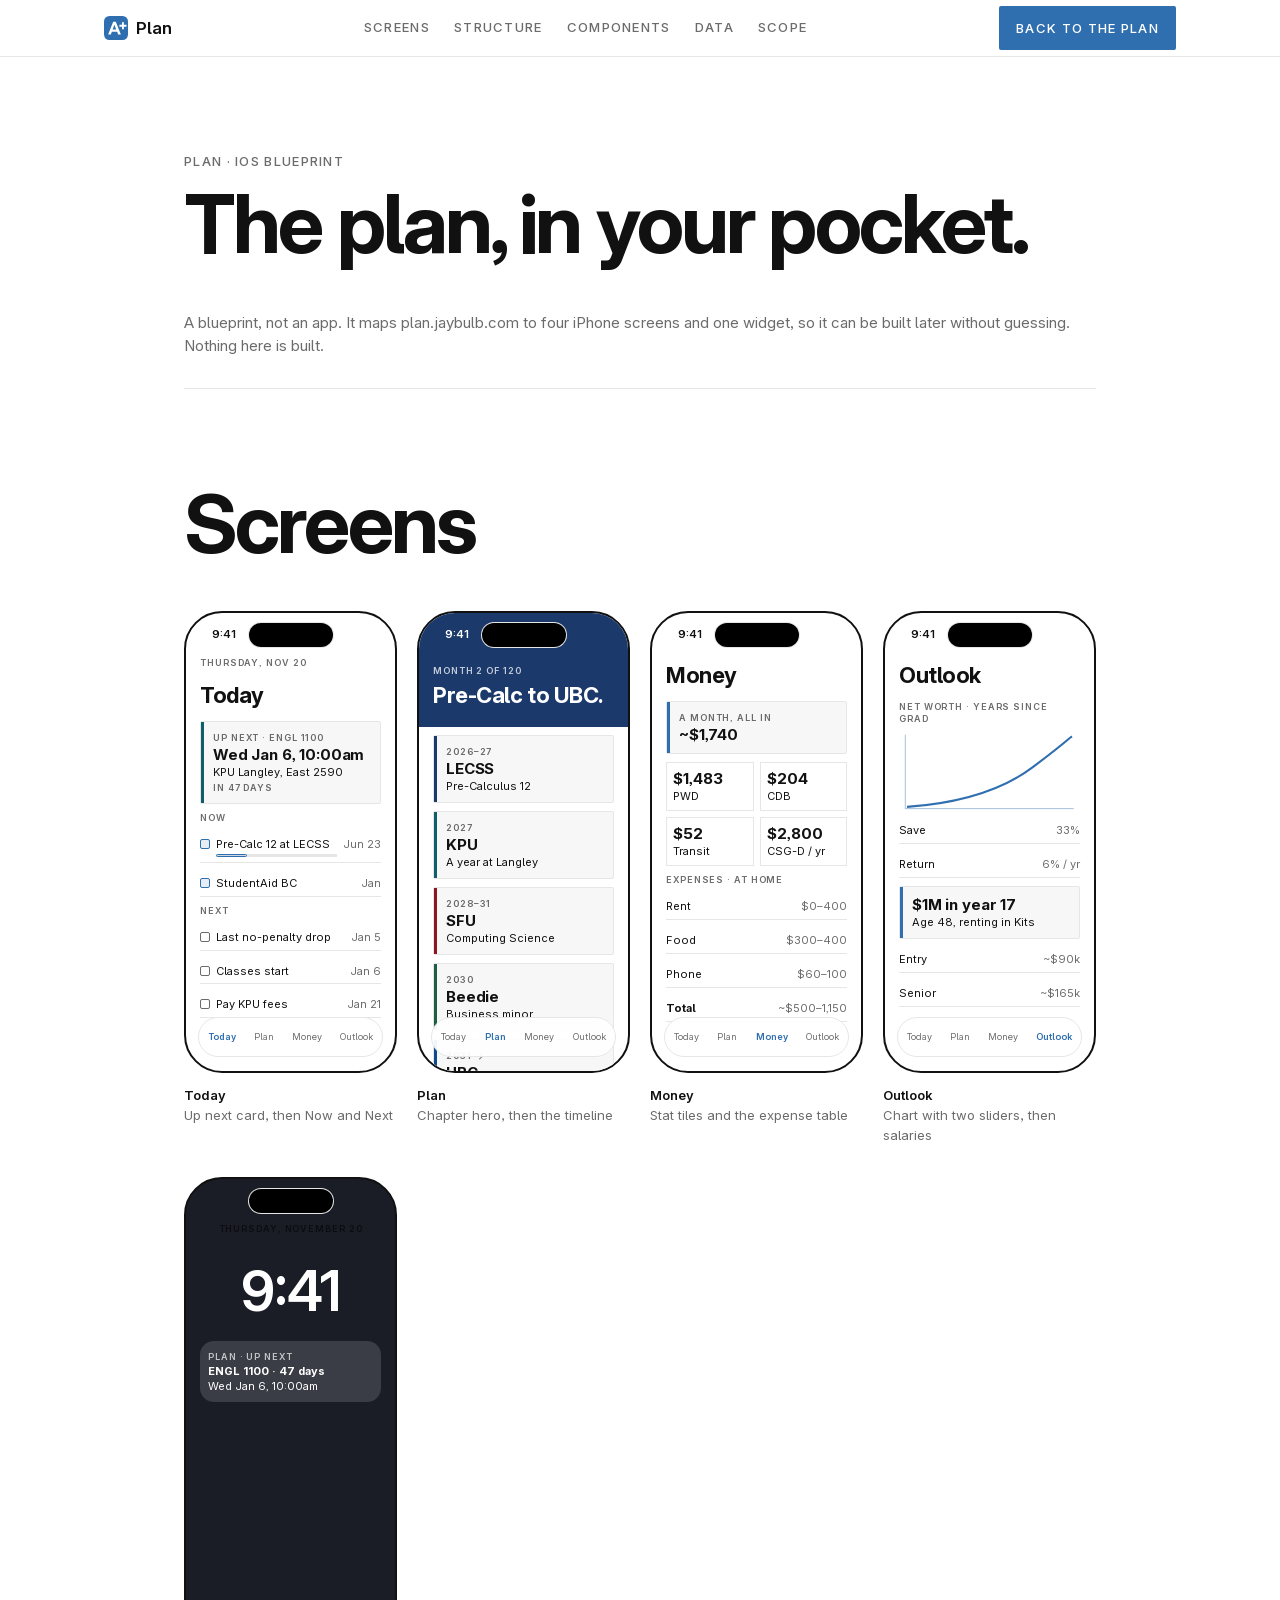
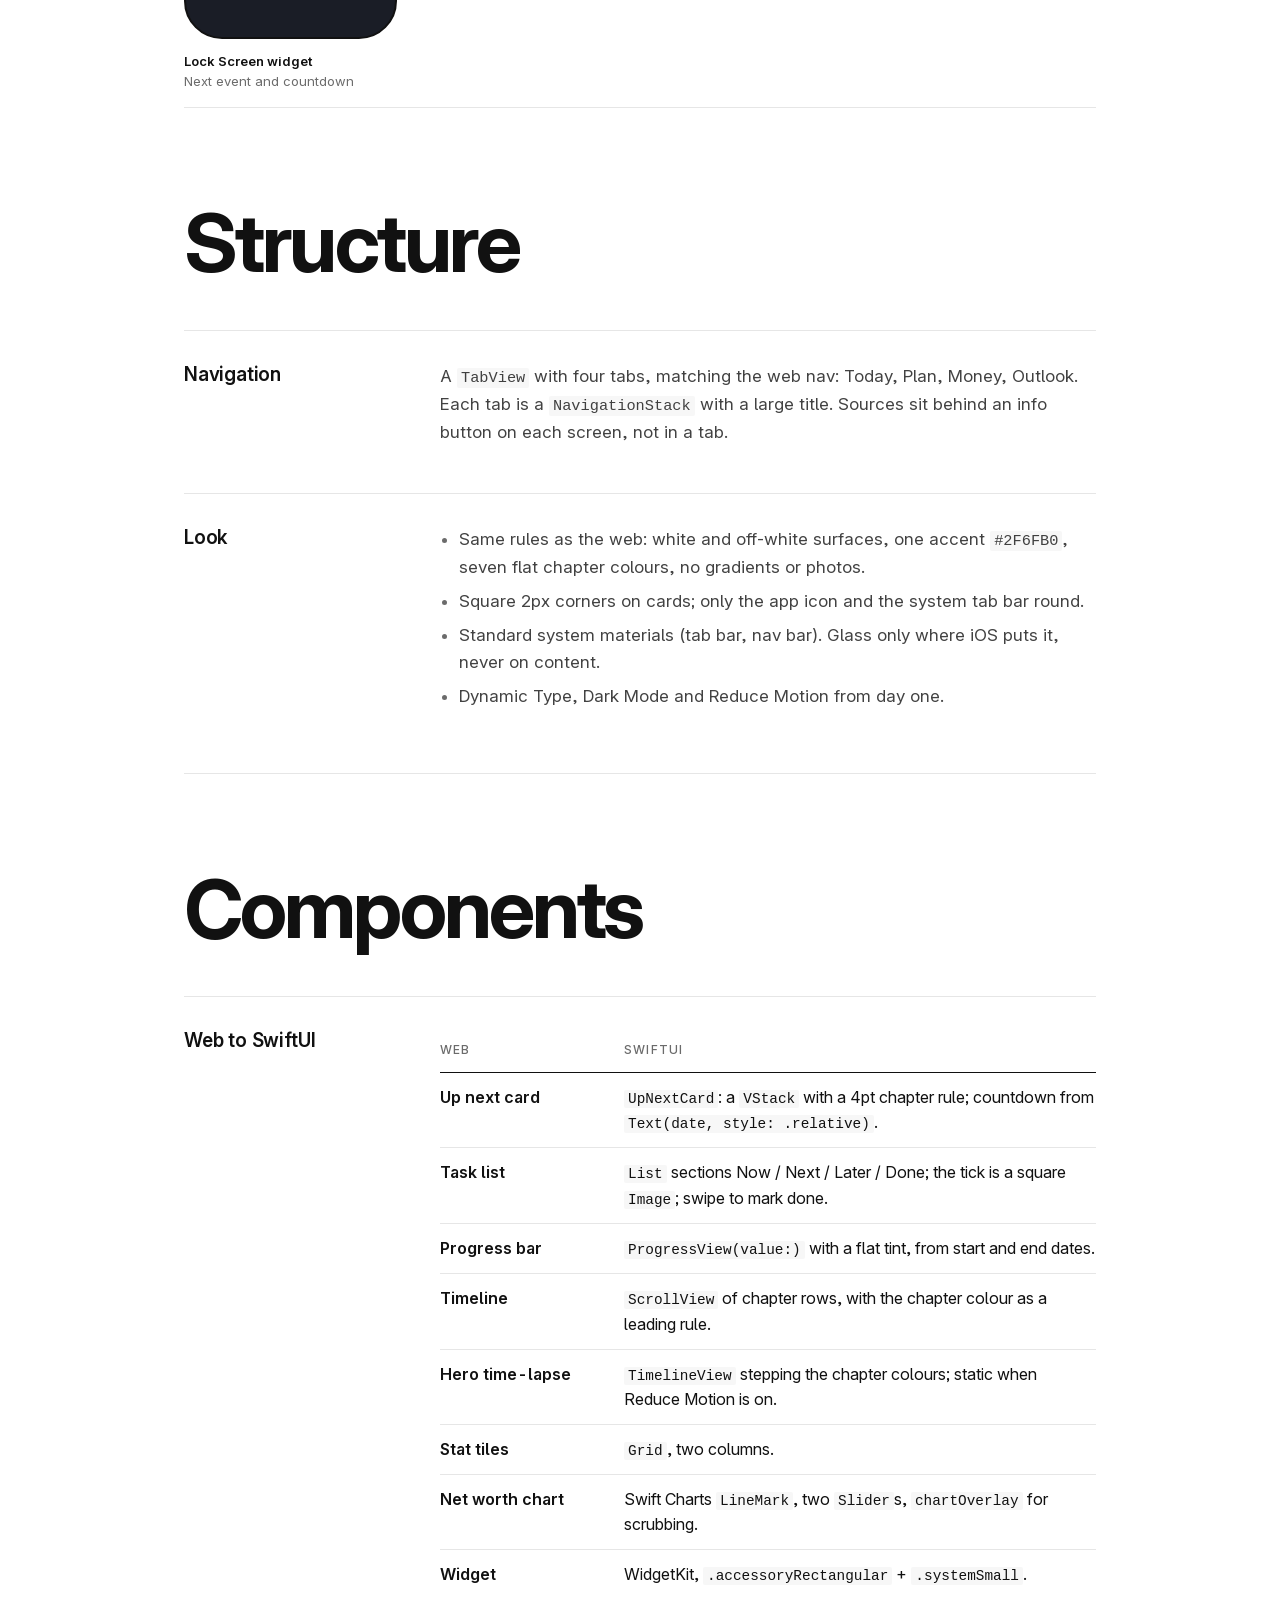
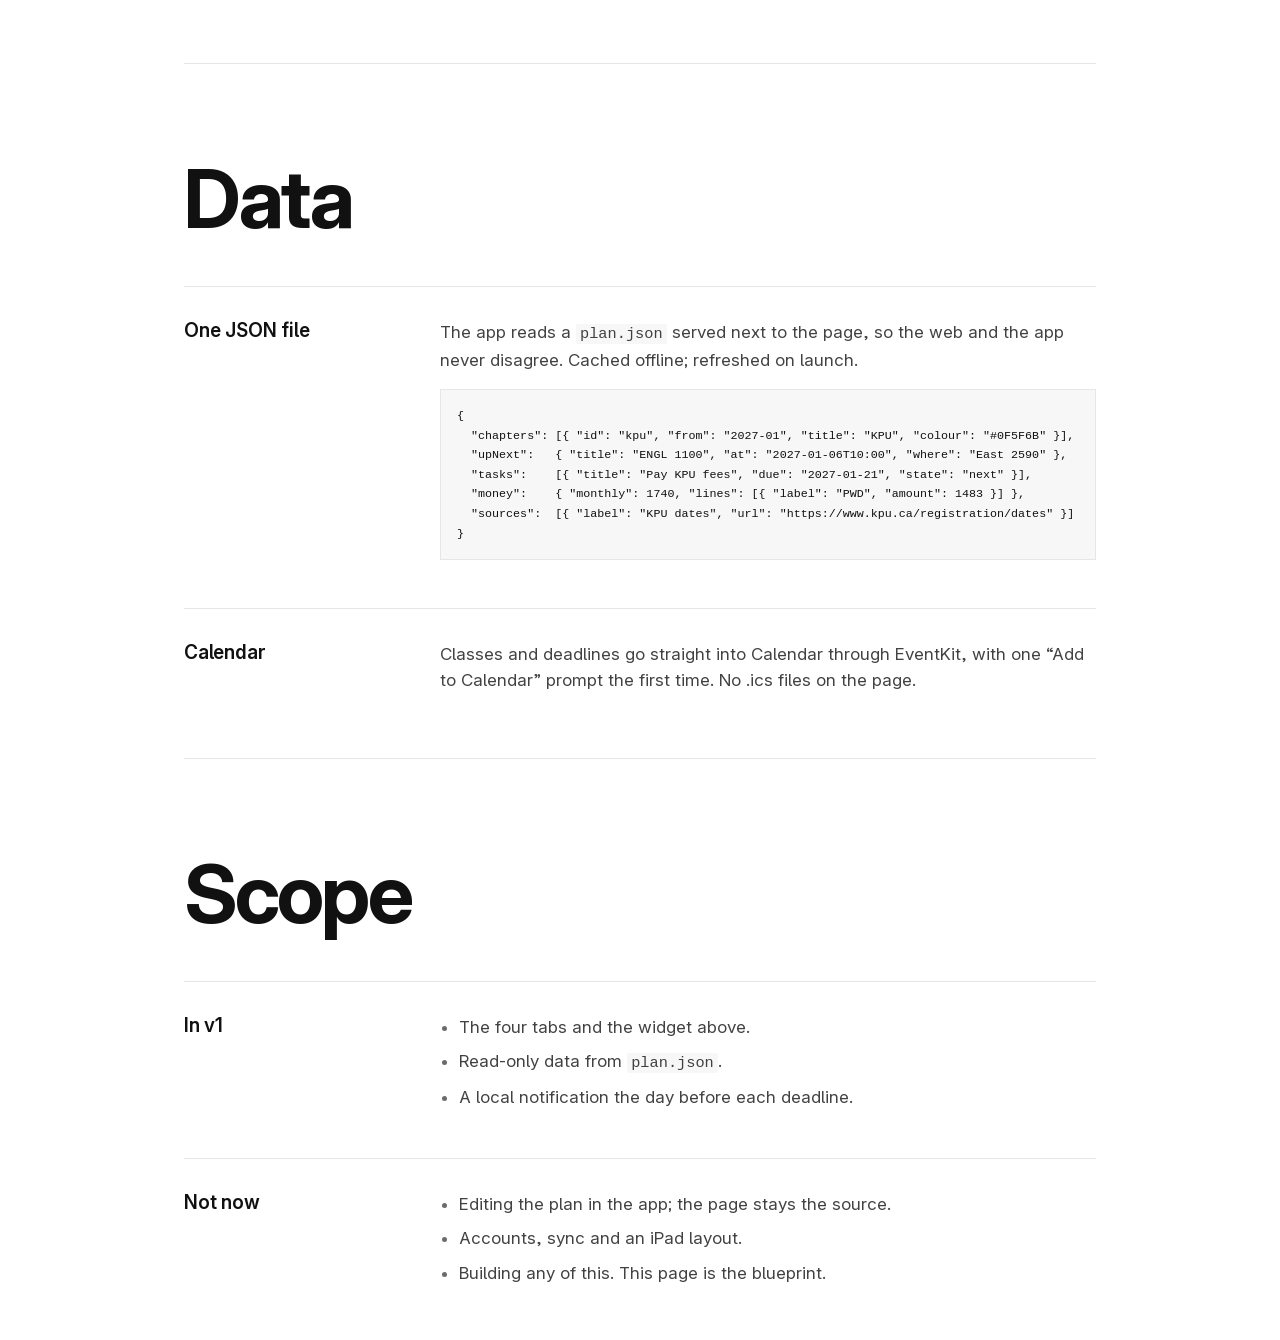
<file: ios/index.html>
<!doctype html>
<html lang="en">
<head>
<meta charset="utf-8">
<meta name="viewport" content="width=device-width, initial-scale=1">
<title>Plan · iOS blueprint</title>
<meta name="description" content="Blueprint for a Plan iPhone app: four screens, a Lock Screen widget, the SwiftUI component map and the data model. A mockup, not an app.">
<meta name="theme-color" content="#ffffff" media="(prefers-color-scheme: light)"><meta name="theme-color" content="#0f0f0f" media="(prefers-color-scheme: dark)">
<link rel="icon" type="image/svg+xml" href="../icon.svg">
<link rel="stylesheet" href="https://jaybulb.com/tokens.css">
<link rel="preload" href="../fonts/PlanSans.woff2" as="font" type="font/woff2" crossorigin>
<link rel="stylesheet" href="../plan.css">
<link rel="stylesheet" href="ios.css">
</head>
<body>
<header class="nav" aria-label="Site"><div class="wrap">
  <a class="nav-brand" href="../"><img src="../icon.svg" alt="">Plan</a>
  <nav class="nav-links" aria-label="Sections"><a href="#screens">Screens</a><a href="#structure">Structure</a><a href="#components">Components</a><a href="#data">Data</a><a href="#scope">Scope</a></nav>
  <a class="btn btn-solid" href="../">Back to the plan</a>
</div></header>

<main class="wrap">

<section class="part" id="top">
  <p class="label">Plan · iOS blueprint</p>
  <h1 class="part-title">The plan, in your pocket.</h1>
  <p class="note">A blueprint, not an app. It maps plan.jaybulb.com to four iPhone screens and one widget, so it can be built later without guessing. Nothing here is built.</p>
</section>

<section class="part" id="screens">
  <h2 class="part-title">Screens</h2>
  <div class="phones">

    <figure class="phone"><div class="screen">
      <div class="s-cap">Thursday, Nov 20</div>
      <div class="s-title">Today</div>
      <div class="s-card c-kpu"><span class="s-cap">Up next · ENGL 1100</span><b>Wed Jan 6, 10:00am</b>KPU Langley, East 2590<br><span class="s-cap">In 47 days</span></div>
      <div class="s-cap">Now</div>
      <div class="s-row now"><i></i><span>Pre-Calc 12 at LECSS<div class="s-bar"><i style="--p:26%"></i></div></span><em>Jun 23</em></div>
      <div class="s-row now"><i></i><span>StudentAid BC</span><em>Jan</em></div>
      <div class="s-cap">Next</div>
      <div class="s-row"><i></i><span>Last no-penalty drop</span><em>Jan 5</em></div>
      <div class="s-row"><i></i><span>Classes start</span><em>Jan 6</em></div>
      <div class="s-row"><i></i><span>Pay KPU fees</span><em>Jan 21</em></div>
      <div class="s-tabs"><span class="on">Today</span><span>Plan</span><span>Money</span><span>Outlook</span></div>
    </div><figcaption>Today<span>Up next card, then Now and Next</span></figcaption></figure>

    <figure class="phone"><div class="screen">
      <div class="s-hero"><div class="s-cap">Month 2 of 120</div><div class="s-title">Pre-Calc to UBC.</div></div>
      <div class="s-card c-lecss"><span class="s-cap">2026–27</span><b>LECSS</b>Pre-Calculus 12</div>
      <div class="s-card c-kpu"><span class="s-cap">2027</span><b>KPU</b>A year at Langley</div>
      <div class="s-card c-sfu"><span class="s-cap">2028–31</span><b>SFU</b>Computing Science</div>
      <div class="s-card c-beedie"><span class="s-cap">2030</span><b>Beedie</b>Business minor</div>
      <div class="s-card c-ubc"><span class="s-cap">2031 →</span><b>UBC</b>Engineering, grad work</div>
      <div class="s-tabs"><span>Today</span><span class="on">Plan</span><span>Money</span><span>Outlook</span></div>
    </div><figcaption>Plan<span>Chapter hero, then the timeline</span></figcaption></figure>

    <figure class="phone"><div class="screen">
      <div class="s-title">Money</div>
      <div class="s-card"><span class="s-cap">A month, all in</span><b>~$1,740</b></div>
      <div class="s-tiles"><div><b>$1,483</b>PWD</div><div><b>$204</b>CDB</div><div><b>$52</b>Transit</div><div><b>$2,800</b>CSG-D / yr</div></div>
      <div class="s-cap">Expenses · at home</div>
      <div class="s-row"><span>Rent</span><em>$0–400</em></div>
      <div class="s-row"><span>Food</span><em>$300–400</em></div>
      <div class="s-row"><span>Phone</span><em>$60–100</em></div>
      <div class="s-row"><span><b>Total</b></span><em>~$500–1,150</em></div>
      <div class="s-tabs"><span>Today</span><span>Plan</span><span class="on">Money</span><span>Outlook</span></div>
    </div><figcaption>Money<span>Stat tiles and the expense table</span></figcaption></figure>

    <figure class="phone"><div class="screen">
      <div class="s-title">Outlook</div>
      <div class="s-cap">Net worth · years since grad</div>
      <svg class="s-chart" viewBox="0 0 200 90" aria-hidden="true"><path d="M2 2V88H198" fill="none" stroke="currentColor" stroke-opacity=".5"/><path d="M4 86C60 82 110 70 150 40S190 8 196 4" fill="none" stroke="currentColor" stroke-width="2.5"/></svg>
      <div class="s-row"><span>Save</span><em>33%</em></div>
      <div class="s-row"><span>Return</span><em>6% / yr</em></div>
      <div class="s-card"><b>$1M in year 17</b>Age 48, renting in Kits</div>
      <div class="s-row"><span>Entry</span><em>~$90k</em></div>
      <div class="s-row"><span>Senior</span><em>~$165k</em></div>
      <div class="s-tabs"><span>Today</span><span>Plan</span><span>Money</span><span class="on">Outlook</span></div>
    </div><figcaption>Outlook<span>Chart with two sliders, then salaries</span></figcaption></figure>

    <figure class="phone"><div class="screen s-lock">
      <div class="s-cap">Thursday, November 20</div>
      <div class="clock">9:41</div>
      <div class="s-widget"><span class="s-cap">Plan · up next</span><br><b>ENGL 1100 · 47 days</b><br>Wed Jan 6, 10:00am</div>
    </div><figcaption>Lock Screen widget<span>Next event and countdown</span></figcaption></figure>

  </div>
  <p class="note swipe">Swipe for all five screens &rarr;</p>
</section>

<section class="part" id="structure">
  <h2 class="part-title">Structure</h2>
  <div class="sec">
    <h3>Navigation</h3>
    <p>A <code>TabView</code> with four tabs, matching the web nav: Today, Plan, Money, Outlook. Each tab is a <code>NavigationStack</code> with a large title. Sources sit behind an info button on each screen, not in a tab.</p>
  </div>
  <div class="sec">
    <h3>Look</h3>
    <ul>
      <li>Same rules as the web: white and off-white surfaces, one accent <code>#2F6FB0</code>, seven flat chapter colours, no gradients or photos.</li>
      <li>Square 2px corners on cards; only the app icon and the system tab bar round.</li>
      <li>Standard system materials (tab bar, nav bar). Glass only where iOS puts it, never on content.</li>
      <li>Dynamic Type, Dark Mode and Reduce Motion from day one.</li>
    </ul>
  </div>
</section>

<section class="part" id="components">
  <h2 class="part-title">Components</h2>
  <div class="sec">
    <h3>Web to SwiftUI</h3>
    <table class="spec">
      <thead><tr><th>Web</th><th>SwiftUI</th></tr></thead>
      <tr><td>Up next card</td><td><code>UpNextCard</code>: a <code>VStack</code> with a 4pt chapter rule; countdown from <code>Text(date, style: .relative)</code>.</td></tr>
      <tr><td>Task list</td><td><code>List</code> sections Now / Next / Later / Done; the tick is a square <code>Image</code>; swipe to mark done.</td></tr>
      <tr><td>Progress bar</td><td><code>ProgressView(value:)</code> with a flat tint, from start and end dates.</td></tr>
      <tr><td>Timeline</td><td><code>ScrollView</code> of chapter rows, with the chapter colour as a leading rule.</td></tr>
      <tr><td>Hero time-lapse</td><td><code>TimelineView</code> stepping the chapter colours; static when Reduce Motion is on.</td></tr>
      <tr><td>Stat tiles</td><td><code>Grid</code>, two columns.</td></tr>
      <tr><td>Net worth chart</td><td>Swift Charts <code>LineMark</code>, two <code>Slider</code>s, <code>chartOverlay</code> for scrubbing.</td></tr>
      <tr><td>Widget</td><td>WidgetKit, <code>.accessoryRectangular</code> + <code>.systemSmall</code>.</td></tr>
    </table>
  </div>
</section>

<section class="part" id="data">
  <h2 class="part-title">Data</h2>
  <div class="sec">
    <h3>One JSON file</h3>
    <p>The app reads a <code>plan.json</code> served next to the page, so the web and the app never disagree. Cached offline; refreshed on launch.</p>
<pre><code>{
  "chapters": [{ "id": "kpu", "from": "2027-01", "title": "KPU", "colour": "#0F5F6B" }],
  "upNext":   { "title": "ENGL 1100", "at": "2027-01-06T10:00", "where": "East 2590" },
  "tasks":    [{ "title": "Pay KPU fees", "due": "2027-01-21", "state": "next" }],
  "money":    { "monthly": 1740, "lines": [{ "label": "PWD", "amount": 1483 }] },
  "sources":  [{ "label": "KPU dates", "url": "https://www.kpu.ca/registration/dates" }]
}</code></pre>
  </div>
  <div class="sec">
    <h3>Calendar</h3>
    <p>Classes and deadlines go straight into Calendar through EventKit, with one &ldquo;Add to Calendar&rdquo; prompt the first time. No .ics files on the page.</p>
  </div>
</section>

<section class="part" id="scope">
  <h2 class="part-title">Scope</h2>
  <div class="sec">
    <h3>In v1</h3>
    <ul><li>The four tabs and the widget above.</li><li>Read-only data from <code>plan.json</code>.</li><li>A local notification the day before each deadline.</li></ul>
  </div>
  <div class="sec">
    <h3>Not now</h3>
    <ul><li>Editing the plan in the app; the page stays the source.</li><li>Accounts, sync and an iPad layout.</li><li>Building any of this. This page is the blueprint.</li></ul>
  </div>
</section>

</main>
<script src="../scroll.js" defer></script>
</body>
</html>
</file>
<file: plan.css>
/* Plan design system. index.html and brand/ both load this after jaybulb.com/tokens.css.
   Sections: base + layout (from the Jaybulb landings), type (Plan Sans), chart, task list,
   glyph art, footer, brand kit. See brand/ for the rendered kit. */
:root{
  color-scheme:light dark;
  --plan:#2F6FB0; --plan-soft:color-mix(in srgb,var(--plan) 12%,transparent);
  --display:-apple-system,BlinkMacSystemFont,"SF Pro Display","Helvetica Neue",Helvetica,Arial,sans-serif;
  --sp-1:4px;--sp-2:8px;--sp-3:12px;--sp-4:16px;--sp-5:24px;--sp-6:32px;--sp-7:48px;--sp-8:64px;--sp-9:96px;
  --wrap:1120px; --read:60rem; --r-sq:2px; --motion:.2s ease;
  --muted:var(--color-secondary); --line:var(--color-hairline);
  --color-underline:color-mix(in srgb,var(--plan) 45%,transparent); --color-underline-hover:var(--plan);
}
@media(prefers-color-scheme:dark){:root{--plan:#5B9BD5}}
/* ── Chapter colours: one deep, cool colour per stop on the plan. Hero fields, timeline rules,
   glyph tiles. White text passes AA on every one. ── */
:root{--ch-lecss:#1B3A6B;--ch-kpu:#0F5F6B;--ch-sfu:#8C1526;--ch-beedie:#1F5E45;--ch-dev:#2B2D7A;--ch-ubc:#0C4A8A;--ch-gastown:#3A3550}
/* ── Surfaces: white and off-white only (overrides the fleet's cream paper) ── */
:root{--color-bg:#fff;--color-bg2:#f7f7f7;--color-text:#111;--color-secondary:rgba(0,0,0,.58);--color-soft:rgba(0,0,0,.74);--color-hairline:#e6e6e6;--color-code-bg:#f7f7f7}
@media(prefers-color-scheme:dark){:root:not([data-theme="light"]){--color-bg:#0f0f0f;--color-bg2:#181818;--color-text:#f5f5f5;--color-secondary:rgba(255,255,255,.6);--color-soft:rgba(255,255,255,.76);--color-hairline:#2a2a2a;--color-code-bg:#181818}}
[data-theme="dark"]{--color-bg:#0f0f0f;--color-bg2:#181818;--color-text:#f5f5f5;--color-secondary:rgba(255,255,255,.6);--color-soft:rgba(255,255,255,.76);--color-hairline:#2a2a2a;--color-code-bg:#181818}
.foot-band{background:var(--color-bg2)!important}
*,*::before,*::after{box-sizing:border-box}
html{scroll-padding-top:72px}
body{margin:0;background:var(--color-bg);color:var(--color-text);font-family:var(--font-body);font-size:17px;line-height:1.55;letter-spacing:var(--tracking,0);-webkit-font-smoothing:antialiased;text-rendering:optimizeLegibility}
::selection{background:var(--bulb);color:#1f1b16}
a{color:inherit;text-decoration:underline;text-decoration-color:var(--color-underline);text-decoration-thickness:2px;text-underline-offset:3px;transition:text-decoration-color var(--motion)}
a:hover{text-decoration-color:var(--color-underline-hover)}
a:focus-visible,button:focus-visible{outline:3px solid color-mix(in srgb,var(--plan) 45%,transparent);outline-offset:2px}
.wrap{max-width:var(--wrap);margin:0 auto;padding:0 var(--sp-5)}
@media(max-width:640px){.wrap{padding:0 var(--sp-4)}}

.label{font-family:var(--display);font-size:13px;line-height:16px;font-weight:500;letter-spacing:.1em;text-transform:uppercase;color:var(--muted);margin:0 0 var(--sp-4)}
.btn{display:inline-flex;align-items:center;height:44px;padding:0 var(--sp-4);border-radius:var(--r-sq);font-family:var(--display);font-size:13px;font-weight:500;letter-spacing:.1em;text-transform:uppercase;text-decoration:none;white-space:nowrap;border:1px solid transparent;transition:background var(--motion),border-color var(--motion)}
.btn-solid{background:var(--plan);color:#fff}
.btn-solid:hover{background:color-mix(in srgb,var(--plan) 84%,#fff)}
.btn-ghost{background:var(--color-bg2);color:var(--color-text);border-color:var(--line)}
.btn-ghost:hover{border-color:var(--color-text)}

/* Nav: sticky, translucent paper, brand left, parts in the middle, Jaybulb on the right */
.nav{position:sticky;top:0;z-index:10;background:color-mix(in srgb,var(--color-bg) 88%,transparent);-webkit-backdrop-filter:saturate(1.4) blur(14px);backdrop-filter:saturate(1.4) blur(14px);border-bottom:1px solid var(--line)}
.nav .wrap{display:flex;align-items:center;gap:var(--sp-5);height:56px}
.nav-brand{display:flex;align-items:center;gap:var(--sp-2);font-family:var(--display);font-weight:600;font-size:17px;text-decoration:none;flex:none}
.nav-brand img{width:24px;height:24px}
.nav-links{display:flex;gap:var(--sp-5);flex:1;justify-content:center;overflow-x:auto;scrollbar-width:none;mask:linear-gradient(90deg,transparent,#000 12px,#000 calc(100% - 12px),transparent)}
.nav-links::-webkit-scrollbar{display:none}
.nav-links a{font-family:var(--display);font-size:13px;font-weight:500;letter-spacing:.1em;text-transform:uppercase;color:var(--muted);text-decoration:none;white-space:nowrap;padding:var(--sp-2) 0;border-bottom:2px solid transparent;transition:color var(--motion),border-color var(--motion)}
.nav-links a:hover{color:var(--color-text)}
.nav-links a.on{color:var(--color-text);border-bottom-color:var(--plan)}
@media(max-width:640px){.nav .btn{display:none}.nav .wrap{gap:var(--sp-4)}.nav-brand{font-size:0;gap:0}.nav-links{justify-content:space-between;gap:var(--sp-3);mask:none}.nav-links a{font-size:12px;letter-spacing:.06em}}
@media(max-width:360px){.nav .wrap{gap:var(--sp-3)}.nav-links{gap:var(--sp-2)}.nav-links a{font-size:11px;letter-spacing:.03em}}

/* Hero: the ten-year time-lapse */
.hero{position:relative;min-height:calc(100dvh - 56px);display:flex;flex-direction:column;justify-content:center;align-items:center;text-align:center;padding:var(--sp-8) var(--sp-5);overflow:hidden;--ink:var(--color-text);--paper:var(--color-bg);color:var(--ink);transition:color .6s}
.hero > *:not(.film){position:relative;z-index:1}
.film{position:absolute;inset:0;z-index:0;overflow:hidden;background:var(--color-bg2)}
.film i{position:absolute;inset:0;opacity:0;background:var(--c)}
.film i.on{opacity:1}
.f-precalc{--c:var(--ch-lecss)} .f-sfu{--c:var(--ch-sfu)} .f-beedie{--c:var(--ch-beedie)}
.f-dev{--c:var(--ch-dev)} .f-eng{--c:var(--ch-ubc)} .f-gastown{--c:var(--ch-gastown)}
.hero .kicker,.hero .lede{color:var(--ink);display:inline-block}
.hero .kicker{opacity:.78}
.hero .btn-solid{background:#fff;color:#111}.hero .btn-solid:hover{background:rgba(255,255,255,.88)}
.hero .btn-ghost{background:transparent;color:#fff;border-color:rgba(255,255,255,.5)}
.hero .kicker{font-family:var(--display);font-size:13px;font-weight:500;letter-spacing:.1em;text-transform:uppercase}
.hero h1{margin:var(--sp-4) auto 0;max-width:14ch;font-family:var(--display);font-size:clamp(44px,7.4vw,108px);font-weight:700;letter-spacing:-.04em;line-height:.95;color:var(--ink);text-wrap:balance}
.hero .cta{display:flex;flex-wrap:wrap;gap:var(--sp-3);justify-content:center;margin-top:var(--sp-6)}
.hero .lede{margin:var(--sp-5) auto 0;max-width:34rem;font-size:19px;line-height:1.45}
#elapsed{margin-top:var(--sp-5);color:var(--ink)!important}
#chapter{margin-top:var(--sp-2);animation:fadein .5s ease-out both}
.chapters{display:flex;gap:var(--sp-2);margin-top:var(--sp-5)}
.chapters button{width:34px;height:14px;padding:0;border:0;background:none;cursor:pointer;position:relative}
.chapters button::before,.chapters button::after{content:"";position:absolute;left:0;top:6px;height:2px;background:var(--ink);opacity:.3;width:100%}
.chapters button::after{opacity:1;width:calc(var(--p,0)*100%);transition:width .2s linear}
@keyframes fadein{from{opacity:0;transform:translateY(4px)}to{opacity:1;transform:none}}
@media(prefers-reduced-motion:reduce){#chapter{animation:none!important;transition:none!important}}

/* Parts: a big display heading, then sections with the title in a side column */
main.wrap{max-width:var(--read)}
.part{padding:var(--sp-9) 0 var(--sp-4);scroll-margin-top:56px}
.part + .part{border-top:1px solid var(--line)}
.part-title{font-family:var(--display);font-size:clamp(44px,6.4vw,88px);line-height:.95;font-weight:700;letter-spacing:-.035em;margin:0 0 var(--sp-7);text-wrap:balance}
.sec{padding:var(--sp-6) 0 var(--sp-7);border-top:1px solid var(--line);scroll-margin-top:72px}
@media(min-width:56rem){
  .sec{display:grid;grid-template-columns:14rem minmax(0,1fr);column-gap:var(--sp-6)}
  .sec > h3{grid-column:1;grid-row:1 / span 20;position:sticky;top:80px;align-self:start}
  .sec > :not(h3){grid-column:2}
}
.sec h3{font-family:var(--display);font-size:19px;line-height:1.25;font-weight:600;letter-spacing:-.01em;margin:0 0 var(--sp-4)}
.sec h3 small{display:block;margin-top:var(--sp-1);font-size:13px;font-weight:500;letter-spacing:.08em;text-transform:uppercase;color:var(--muted)}
.sec > :not(h3) + :not(h3){margin-top:var(--sp-4)}
.sec p,.sec li{color:var(--color-soft);margin:0}
.sec strong{color:var(--color-text);font-weight:600}
.sec ul,.sec ol{margin:0;padding-left:1.2rem}
.sec li + li{margin-top:var(--sp-2)}
.sec li::marker{color:var(--muted)}
.note{font-size:15px;color:var(--muted)!important}
.status{display:inline-block;margin-left:var(--sp-2);padding:1px 6px;border-radius:var(--r-sq);background:var(--plan-soft);color:var(--plan);font-family:var(--display);font-size:11px;font-weight:600;letter-spacing:.1em;text-transform:uppercase;vertical-align:2px}

table{width:100%;border-collapse:collapse;font-size:16px;font-variant-numeric:tabular-nums}
td,th{padding:var(--sp-3) var(--sp-2);vertical-align:top;text-align:left;font-weight:inherit}
td:first-child,th:first-child{padding-left:0} td:last-child,th:last-child{padding-right:0}
tr{border-bottom:1px solid var(--line)} tr:last-child{border-bottom:0}
thead th{font-family:var(--display);font-size:12px;font-weight:500;letter-spacing:.1em;text-transform:uppercase;color:var(--muted);border-bottom:1px solid var(--color-text)}
.n{text-align:right!important;white-space:nowrap}
tr.total{border-top:1px solid var(--color-text);font-weight:600;color:var(--color-text)}
.when{white-space:nowrap;width:7rem;color:var(--color-text);font-weight:600}
.scroll{overflow-x:auto}
@media(max-width:640px){table{font-size:15px}td,th{padding:var(--sp-2)}.n{white-space:normal}.when{width:auto}}
/* KPU courses on a phone: course on top, time and CRN on one line under it */
@media(max-width:640px){#kpu thead{display:none}#kpu tr{display:grid;grid-template-columns:minmax(0,1fr) auto;column-gap:var(--sp-3);row-gap:var(--sp-1);padding:var(--sp-3) 0}#kpu td{padding:0}#kpu td:first-child{grid-column:1/-1}#kpu td:nth-child(2){font-size:14px}#kpu td.n{font-size:14px;color:var(--muted);text-align:right}}

.cards{display:grid;grid-template-columns:repeat(auto-fit,minmax(15rem,1fr));gap:var(--sp-4)}
.card{background:var(--color-bg2);border:1px solid var(--line);border-radius:var(--r-sq);padding:var(--sp-5)}
.card.pick{border-color:var(--plan);box-shadow:inset 0 3px 0 var(--plan)}
.card h3{font-family:var(--display);font-size:17px;font-weight:600;margin:0;color:var(--color-text)}
.card .note{margin:var(--sp-1) 0 var(--sp-3)}
.card dl{margin:0;font-size:15px}
.card dt{font-family:var(--display);font-size:11px;font-weight:600;letter-spacing:.1em;text-transform:uppercase;color:var(--muted);margin-top:var(--sp-3)}
.card dd{margin:var(--sp-1) 0 0;color:var(--color-soft)}

.sources{font-size:15px;overflow-wrap:anywhere}

/* Footer: the jaybulb band, warm paper fading to bulb */
.foot-band{margin-top:var(--sp-9);background:linear-gradient(180deg,var(--color-bg) 0,color-mix(in srgb,var(--bulb) 10%,var(--color-bg)) 45%,color-mix(in srgb,var(--bulb) 28%,var(--color-bg)) 100%);border-top:1px solid var(--line)}
.foot{padding:var(--sp-8) var(--sp-5) calc(var(--sp-5) + env(safe-area-inset-bottom));color:var(--color-soft);font-size:15px}
.foot-story{display:grid;grid-template-columns:56px 1fr;gap:var(--sp-5);align-items:start;padding-bottom:var(--sp-7)}
.foot-story img{width:56px;height:56px}
.foot-story h2{font-family:var(--display);font-size:clamp(28px,3.4vw,40px);font-weight:700;letter-spacing:-.025em;line-height:1.05;margin:0 0 var(--sp-3);color:var(--color-text)}
.foot-story p{margin:0;max-width:52ch;font-size:17px}
.foot-rule{display:flex;align-items:center;gap:var(--sp-4);font-family:var(--display);font-size:11px;letter-spacing:.2em;text-transform:uppercase;white-space:nowrap;color:var(--muted)}
.foot-rule::before{content:"";order:1;flex:1;height:1px;background:linear-gradient(90deg,var(--bulb) 0 32px,var(--line) 32px)}
.foot-rule>:first-child{order:0}.foot-rule>:last-child{order:2}
.foot-dir{display:grid;grid-template-columns:repeat(4,1fr);gap:var(--sp-5);padding:var(--sp-6) 0}
.foot-dir h3{font-family:var(--display);font-size:12px;font-weight:600;letter-spacing:.1em;text-transform:uppercase;margin:0 0 var(--sp-3);color:var(--color-text)}
.foot-dir ul{list-style:none;margin:0;padding:0}
.foot-dir li{margin:var(--sp-2) 0}
.foot-dir a{text-decoration-color:var(--line);text-decoration-thickness:1px}
.foot-dir a:hover{text-decoration-color:var(--plan)}
.foot-meta{margin:0;padding-top:var(--sp-4);border-top:1px solid var(--line);font-size:13px;color:var(--muted);display:flex;flex-wrap:wrap;gap:var(--sp-2) var(--sp-5);justify-content:space-between}
@media(max-width:760px){.foot{padding:var(--sp-7) var(--sp-4) var(--sp-5)}.foot-story{grid-template-columns:1fr}.foot-dir{grid-template-columns:1fr 1fr}.foot-rule{flex-wrap:wrap;white-space:normal}.foot-rule::before{flex-basis:100%;order:-1}}

@media(prefers-reduced-motion:no-preference){
  html.js .reveal{opacity:0;transform:translateY(20px);transition:opacity .6s ease-out,transform .6s ease-out}
  html.js .reveal.in-view{opacity:1;transform:none}
}

/* ── Type: Plan Sans ───────────────────────────────────────────────────────────
   Inter v4.1 (OFL), renamed, round punctuation (ss03) and the tailed l (cv05) baked in,
   Latin subset. Optical size follows font size, like SF Text → SF Display.
   Figures are proportional by default; tables switch to tabular. */
@font-face{font-family:"Plan Sans";src:url(fonts/PlanSans.woff2) format("woff2");font-weight:100 900;font-style:normal;font-display:swap}
:root{--font-plan:"Plan Sans",-apple-system,BlinkMacSystemFont,"SF Pro Text","Helvetica Neue",Helvetica,Arial,sans-serif;--font-body:var(--font-plan);--display:var(--font-plan)}
body{font-optical-sizing:auto;font-variant-numeric:proportional-nums;font-feature-settings:"calt"}

/* ── Chart (net worth) ──────────────────────────────────────────────────────── */
.ctl{display:flex;flex-wrap:wrap;gap:var(--sp-3) var(--sp-5);align-items:center;font-size:15px;margin:0 0 var(--sp-3)}
.ctl label{display:flex;align-items:center;gap:var(--sp-2)}
.ctl input[type=range]{width:120px;accent-color:var(--plan)}
.goals{display:flex;gap:var(--sp-2);flex-wrap:wrap}
.goals button{font:inherit;font-size:13px;min-height:36px;padding:0 var(--sp-3);border:1px solid var(--line);border-radius:var(--r-sq);background:var(--color-bg2);color:var(--color-text);cursor:pointer;transition:border-color var(--motion)}
.goals button:hover{border-color:var(--color-text)}
.goals button[aria-pressed=true]{background:var(--plan);color:#fff;border-color:var(--plan)}
#chart{width:100%;height:auto;touch-action:none;color:var(--color-text);font-variant-numeric:tabular-nums}
#chart text{fill:currentColor}#chart .grid{stroke:currentColor;opacity:.12}
#verdict{margin:var(--sp-2) 0 0;font-size:15px;min-height:1.5em}

/* ── Task list: where we are, what's next ───────────────────────────────────── */
.sec .tasks{list-style:none;margin:0;padding:0}
.sec .tasks li{display:grid;grid-template-columns:18px minmax(0,1fr) auto;gap:var(--sp-3);align-items:baseline;margin:0;padding:var(--sp-3) 0;border-top:1px solid var(--line)}
.sec .tasks li:first-child{border-top:0;padding-top:0}
.tick{position:relative;width:16px;height:16px;border:1.5px solid color-mix(in srgb,var(--color-text) 35%,transparent);border-radius:var(--r-sq);transform:translateY(3px)}
.done .tick{background:var(--plan);border-color:var(--plan)}
.done .tick::after{content:"";position:absolute;left:4px;top:1px;width:4px;height:8px;border:solid #fff;border-width:0 2px 2px 0;transform:rotate(45deg)}
.now .tick{border-color:var(--plan)}
.now .tick::after{content:"";position:absolute;inset:3px;background:var(--plan);border-radius:1px}
.tasks b{display:block;font-weight:600;color:var(--color-text)}
.tasks .done b{color:var(--color-soft)}
.tasks span.d{display:block;font-size:15px;color:var(--muted)}
.tasks time,.tasks .due{font-size:13px;color:var(--muted);white-space:nowrap;font-variant-numeric:tabular-nums;text-align:right}
.tasks .now .due{color:var(--plan);font-weight:600}
@media(max-width:640px){.sec .tasks li{grid-template-columns:18px minmax(0,1fr)}.tasks .due{grid-column:2;text-align:left;white-space:normal}}
.count{font-variant-numeric:tabular-nums}

/* ── Glyph art: scanlines + dither ─────────────────────────────────────────────
   Each glyph (brand/glyphs/*.svg) masks a layer of --plan-art scanlines over a grainy --plan
   tile; a halftone dot screen fades in from one corner on top. One mask per layer, no mask
   compositing, so it renders the same in every engine. */
:root{
  --plan-art:#a9cdef;
  --grain:url("data:image/svg+xml,%3Csvg xmlns='http://www.w3.org/2000/svg' width='180' height='180'%3E%3Cfilter id='n'%3E%3CfeTurbulence type='fractalNoise' baseFrequency='.85' numOctaves='3' stitchTiles='stitch'/%3E%3CfeColorMatrix values='0 0 0 0 1 0 0 0 0 1 0 0 0 0 1 .28 0 0 0 -.06'/%3E%3C/filter%3E%3Crect width='100%25' height='100%25' filter='url(%23n)'/%3E%3C/svg%3E");
}
@media(prefers-color-scheme:dark){:root{--plan-art:#7fb0e3}}
.art{position:relative;overflow:hidden;aspect-ratio:1;border-radius:var(--r-sq);background:var(--grain),var(--plan);isolation:isolate}
.art::before{content:"";position:absolute;inset:0;background:repeating-linear-gradient(to bottom,var(--plan-art) 0 1.5px,transparent 1.5px 3px);
  -webkit-mask:var(--img) center/var(--fit,58%) no-repeat;mask:var(--img) center/var(--fit,58%) no-repeat;transition:transform .6s var(--ease,ease)}
.art::after{content:"";position:absolute;inset:0;background:radial-gradient(circle,rgba(255,255,255,.55) .9px,transparent 1.35px) 0 0/4px 4px;
  -webkit-mask:linear-gradient(150deg,transparent 35%,#000 100%);mask:linear-gradient(150deg,transparent 35%,#000 100%)}
a:hover > .art::before{transform:scale(1.06)}
/* Glyph motion (footer + brand kit). Entrance: each tile prints in top-down, scanline by scanline,
   staggered left to right. Hover: the tile tilts toward the cursor, the glyph floats on its own
   depth (parallax), a halftone wash sweeps across, and a chapter-colour rule draws under the caption.
   glyphs.js feeds --mx/--my (-1..1). Reduced motion: none of it. */
@media(prefers-reduced-motion:no-preference){
  .glyphs li{--i:0}.glyphs li:nth-child(2){--i:1}.glyphs li:nth-child(3){--i:2}.glyphs li:nth-child(4){--i:3}.glyphs li:nth-child(5){--i:4}.glyphs li:nth-child(6){--i:5}
  .glyph .art{--mx:0;--my:0;--lift:0;transform:perspective(700px) translateY(calc(var(--lift)*-6px)) rotateX(calc(var(--my)*-7deg)) rotateY(calc(var(--mx)*9deg));
    transition:transform .7s cubic-bezier(.2,.9,.25,1),box-shadow .7s cubic-bezier(.2,.9,.25,1);will-change:transform}
  .glyph .art::before{transform:translate(calc(var(--mx)*7px),calc(var(--my)*7px)) scale(calc(1 + var(--lift)*.07));
    transition:transform .7s cubic-bezier(.34,1.45,.5,1),clip-path 1.1s steps(22,end) calc(var(--i)*110ms + 150ms)}
  .glyph .art::after{-webkit-mask-image:linear-gradient(150deg,transparent 0 56%,#000 100%);mask-image:linear-gradient(150deg,transparent 0 56%,#000 100%);-webkit-mask-size:220% 220%;mask-size:220% 220%;-webkit-mask-position:100% 100%;mask-position:100% 100%;transition:-webkit-mask-position 1s cubic-bezier(.2,.8,.2,1),mask-position 1s cubic-bezier(.2,.8,.2,1)}
  .glyph:hover .art,.glyph.tilt .art{--lift:1;box-shadow:0 18px 32px -20px color-mix(in srgb,var(--ch,var(--plan)) 70%,transparent)}
  .glyph:hover .art::after,.glyph.tilt .art::after{-webkit-mask-position:0 0;mask-position:0 0}
  .glyph.tilt figcaption::before{transform:scaleX(1)}
  html.js .glyphs:not(.in-view) .art::before{clip-path:inset(0 0 100% 0)}
  .glyphs .art::before{clip-path:inset(0)}
  .glyph figcaption{position:relative}
  .glyph figcaption::before{content:"";position:absolute;left:0;top:-5px;height:2px;width:100%;background:var(--ch,var(--plan));transform:scaleX(0);transform-origin:left;transition:transform .5s cubic-bezier(.2,.8,.2,1)}
  .glyph:hover figcaption::before{transform:scaleX(1)}
}
.g-precalc{--img:url(brand/glyphs/precalc.svg)} .g-kpu{--img:url(brand/glyphs/kpu.svg)} .g-sfu{--img:url(brand/glyphs/sfu.svg)}
.g-beedie{--img:url(brand/glyphs/beedie.svg)} .g-ubc{--img:url(brand/glyphs/ubc.svg)} .g-gastown{--img:url(brand/glyphs/gastown.svg)}
.g-mark{--img:url(brand/icon-mono.svg);--fit:64%}
.glyphs{display:grid;grid-template-columns:repeat(6,minmax(0,1fr));gap:var(--sp-3);margin:0 0 var(--sp-7);padding:0;list-style:none}
.glyph{margin:0}
.sec .glyphs{padding:0}.sec .glyphs li{margin:0}
.glyph figcaption{margin-top:var(--sp-2);font-family:var(--display);font-size:11px;font-weight:600;letter-spacing:.1em;text-transform:uppercase;color:var(--color-text)}
.glyph figcaption span{display:block;font-weight:500;color:var(--muted);letter-spacing:.06em}
@media(max-width:760px){.glyphs{grid-template-columns:repeat(3,minmax(0,1fr))}}

/* Footer additions: mark tile in the story, sources drawer */
.foot-story .art{width:56px;border-radius:12px}
.foot-sources{padding:0 0 var(--sp-5)}
.foot-sources summary{cursor:pointer;font-family:var(--display);font-size:12px;font-weight:600;letter-spacing:.1em;text-transform:uppercase;color:var(--color-text);list-style:none;display:flex;align-items:center;gap:var(--sp-2)}
.foot-sources summary::-webkit-details-marker{display:none}
.foot-sources summary::before{content:"+";display:inline-grid;place-items:center;width:16px;height:16px;border:1px solid currentColor;border-radius:var(--r-sq);font-size:12px;line-height:1}
.foot-sources[open] summary::before{content:"\2212"}
.foot-sources ul{margin:var(--sp-4) 0 0;padding:0;list-style:none;columns:2 22rem;column-gap:var(--sp-6);font-size:13px;line-height:1.5}
.foot-sources li{break-inside:avoid;margin:0 0 var(--sp-2);color:var(--muted)}
.foot-sources a{text-decoration-color:var(--line);text-decoration-thickness:1px}.foot-sources a:hover{text-decoration-color:var(--plan)}

/* ── Brand kit page ─────────────────────────────────────────────────────────── */
.swatches{display:grid;grid-template-columns:repeat(auto-fill,minmax(9.5rem,1fr));gap:var(--sp-3);margin:0;padding:0;list-style:none}
.swatch{border:1px solid var(--line);border-radius:var(--r-sq);overflow:hidden;background:var(--color-bg2)}
.swatch i{display:block;height:72px;background:var(--c,var(--ch))}
.swatch b{display:block;padding:var(--sp-2) var(--sp-3) 0;font-size:13px;font-weight:600}
.swatch code{display:block;padding:0 var(--sp-3) var(--sp-3);font-family:var(--font-code);font-size:12px;color:var(--muted)}
.marks{display:flex;flex-wrap:wrap;gap:var(--sp-5);align-items:end}
.marks figure{margin:0}
.marks img{display:block}
.marks figcaption{margin-top:var(--sp-2);font-size:13px;color:var(--muted)}
.specimen{font-family:var(--display);line-height:1.05;margin:0;color:var(--color-text)}
.specimen.xl{font-size:clamp(56px,9vw,120px);font-weight:700;letter-spacing:-.045em}
.specimen.l{font-size:40px;font-weight:600;letter-spacing:-.025em}
.specimen.m{font-size:19px;font-weight:600}
.figs{display:grid;grid-template-columns:auto 1fr;gap:var(--sp-2) var(--sp-5);font-size:28px;font-weight:500;color:var(--color-text);align-items:baseline}
.figs .t{font-variant-numeric:tabular-nums}
.figs small{font-size:12px;letter-spacing:.1em;text-transform:uppercase;color:var(--muted);font-weight:500}
.row{display:flex;flex-wrap:wrap;gap:var(--sp-3);align-items:center}
.rules li b{color:var(--color-text)}

/* ── Up next: the one thing on the calendar, Timepage-style ─────────────────── */
.upnext{position:relative;display:grid;gap:var(--sp-2);padding:var(--sp-5) var(--sp-5) var(--sp-5) calc(var(--sp-5) + 4px);background:var(--color-bg2);border:1px solid var(--line);border-radius:var(--r-sq)}
.upnext::before{content:"";position:absolute;left:0;top:0;bottom:0;width:4px;background:var(--ch,var(--plan))}
.upnext .label{margin:0}
.upnext .when-big{font-family:var(--display);font-size:clamp(28px,4vw,40px);font-weight:700;letter-spacing:-.025em;line-height:1.05;color:var(--color-text)}
.upnext .where{color:var(--color-soft)}
.upnext .row{margin-top:var(--sp-2)}
.upnext .count-down{font-family:var(--display);font-size:13px;font-weight:600;letter-spacing:.1em;text-transform:uppercase;color:var(--plan)}

/* Timeline: each row carries its chapter colour as a left rule */
#timeline tr td.when{position:relative;padding-left:var(--sp-4)}
#timeline tr td.when::before{content:"";position:absolute;left:0;top:var(--sp-3);bottom:var(--sp-3);width:3px;background:var(--ch,var(--line));border-radius:1px}
.c-lecss{--ch:var(--ch-lecss)} .c-kpu{--ch:var(--ch-kpu)} .c-sfu{--ch:var(--ch-sfu)} .c-beedie{--ch:var(--ch-beedie)} .c-dev{--ch:var(--ch-dev)} .c-ubc{--ch:var(--ch-ubc)} .c-gastown{--ch:var(--ch-gastown)}

/* Glyph tiles take their chapter colour instead of one blue */
.art.c-lecss,.art.c-kpu,.art.c-sfu,.art.c-beedie,.art.c-dev,.art.c-ubc,.art.c-gastown{background:var(--grain),var(--ch)}
@media(prefers-color-scheme:dark){:root:not([data-theme="light"]) #timeline td.when::before,:root:not([data-theme="light"]) .upnext::before{filter:brightness(1.6) saturate(1.1)}}

/* ── Stat tiles (Money) ── */
.sec .stats{list-style:none;padding:0;display:grid;grid-template-columns:repeat(auto-fit,minmax(10rem,1fr));gap:var(--sp-3)}
.sec .stats li{margin:0;padding:var(--sp-4);background:var(--color-bg2);border:1px solid var(--line);border-radius:var(--r-sq)}
.stat b{display:block;font-family:var(--display);font-size:28px;font-weight:700;letter-spacing:-.02em;color:var(--color-text);font-variant-numeric:tabular-nums}
.stat span{display:block;font-size:14px;color:var(--muted)}
.sec .stats .total{grid-column:1/-1;border-color:var(--plan);box-shadow:inset 3px 0 0 var(--plan)}
.stat.total b{font-size:40px}
/* ── Progress bar ── */
.bar{display:block;height:4px;margin-top:var(--sp-2);background:var(--line);border-radius:2px;overflow:hidden;max-width:20rem}
.bar i{display:block;height:100%;width:calc(var(--p,0)*100%);background:var(--plan)}
@media(max-width:640px){.goals button{min-height:44px}}
</file>
<file: ios/ios.css>
/* iOS blueprint: phone frames drawn in CSS. Wireframes only, no app. */
/* Mobile first: a swipe carousel that peeks the next phone; a grid from 700px up. */
.phones{display:flex;gap:16px;margin:var(--sp-5) calc(-1*var(--sp-4)) 0;padding:0 var(--sp-4) var(--sp-3);overflow-x:auto;scroll-snap-type:x mandatory;scroll-padding-inline:var(--sp-4);overscroll-behavior-x:contain;scrollbar-width:none;-webkit-overflow-scrolling:touch}
.phones::-webkit-scrollbar{display:none}
.phone{margin:0;flex:0 0 min(74vw,270px);scroll-snap-align:start}
.swipe{display:block;margin-top:var(--sp-3)}
@media(min-width:700px){
  .phones{display:grid;grid-template-columns:repeat(auto-fill,minmax(190px,1fr));gap:var(--sp-6) 20px;margin:var(--sp-5) 0 0;padding:0;overflow:visible}
  .swipe{display:none}
}
@media(max-width:640px){.spec td:first-child{white-space:normal;width:auto}}
.phone .screen{position:relative;aspect-ratio:393/852;border:2px solid var(--color-text);border-radius:38px;padding:44px 14px 64px;background:var(--color-bg);overflow:hidden;display:flex;flex-direction:column;gap:8px;font-size:11px;line-height:1.35}
.phone .screen::before{content:"";position:absolute;top:10px;left:50%;width:84px;height:24px;margin-left:-42px;border-radius:12px;background:#000;box-shadow:0 0 0 1px var(--line)}
.phone figcaption{margin-top:var(--sp-3);font-family:var(--display);font-size:13px;font-weight:600}
.phone figcaption span{display:block;font-weight:400;color:var(--muted)}
.s-title{font-family:var(--display);font-size:22px;font-weight:700;letter-spacing:-.02em;margin:4px 0 2px}
.s-cap{font-family:var(--display);font-size:9px;font-weight:600;letter-spacing:.1em;text-transform:uppercase;color:var(--muted)}
.s-card{position:relative;border:1px solid var(--line);background:var(--color-bg2);border-radius:var(--r-sq);padding:8px 8px 8px 12px}
.s-card::before{content:"";position:absolute;left:0;top:0;bottom:0;width:3px;background:var(--ch,var(--plan))}
.s-card b{display:block;font-family:var(--display);font-size:15px;letter-spacing:-.01em}
.s-row{display:flex;justify-content:space-between;gap:6px;padding:5px 0;border-bottom:1px solid var(--line)}
.s-row i{flex:none;width:10px;height:10px;margin-top:2px;border:1.5px solid var(--muted);border-radius:var(--r-sq)}
.s-row.now i{border-color:var(--plan);background:var(--plan-soft)}
.s-row.done i{background:var(--color-text);border-color:var(--color-text)}
.s-row span{flex:1}.s-row em{font-style:normal;color:var(--muted);white-space:nowrap}
.s-bar{height:3px;background:var(--line)}.s-bar i{display:block;height:100%;width:var(--p);background:var(--plan)}
.s-tiles{display:grid;grid-template-columns:1fr 1fr;gap:6px}
.s-tiles div{border:1px solid var(--line);padding:6px}.s-tiles b{display:block;font-family:var(--display);font-size:15px}
.s-chart{display:block;width:100%;height:90px;color:var(--plan)}
.s-tabs{position:absolute;left:12px;right:12px;bottom:14px;height:40px;border:1px solid var(--line);border-radius:20px;display:flex;justify-content:space-around;align-items:center;font-size:9px;color:var(--muted);background:color-mix(in srgb,var(--color-bg) 94%,transparent)}
.s-tabs .on{color:var(--plan);font-weight:600}
.s-hero{margin:-44px -14px 0;padding:52px 14px 14px;background:var(--ch-lecss);color:#fff}
.s-hero .s-title{color:#fff}.s-hero .s-cap{color:rgba(255,255,255,.75)}
.phone .screen.s-lock{background:#1a1d26;color:#fff;align-items:center;text-align:center}
.s-lock .clock{font-family:var(--display);font-size:56px;font-weight:600;line-height:1;margin-top:20px}
.s-widget{width:100%;margin-top:14px;border-radius:14px;background:rgba(255,255,255,.14);padding:8px;text-align:left}
.s-widget .s-cap{color:rgba(255,255,255,.7)}
.spec td:first-child{white-space:nowrap;font-weight:600;color:var(--color-text);width:11rem}
code{font-family:ui-monospace,SFMono-Regular,Menlo,monospace;font-size:.9em;background:var(--color-code-bg);padding:1px 4px;border-radius:var(--r-sq)}
pre{background:var(--color-code-bg);border:1px solid var(--line);padding:var(--sp-4);overflow-x:auto;font-size:13px;line-height:1.5;margin:0}
pre code{background:none;padding:0}
.phone .screen::after{content:"9:41";position:absolute;top:14px;left:26px;font-family:var(--display);font-size:11px;font-weight:600}
.screen.s-lock::after{content:none}
.screen:has(.s-hero)::after{color:#fff}
</file>
